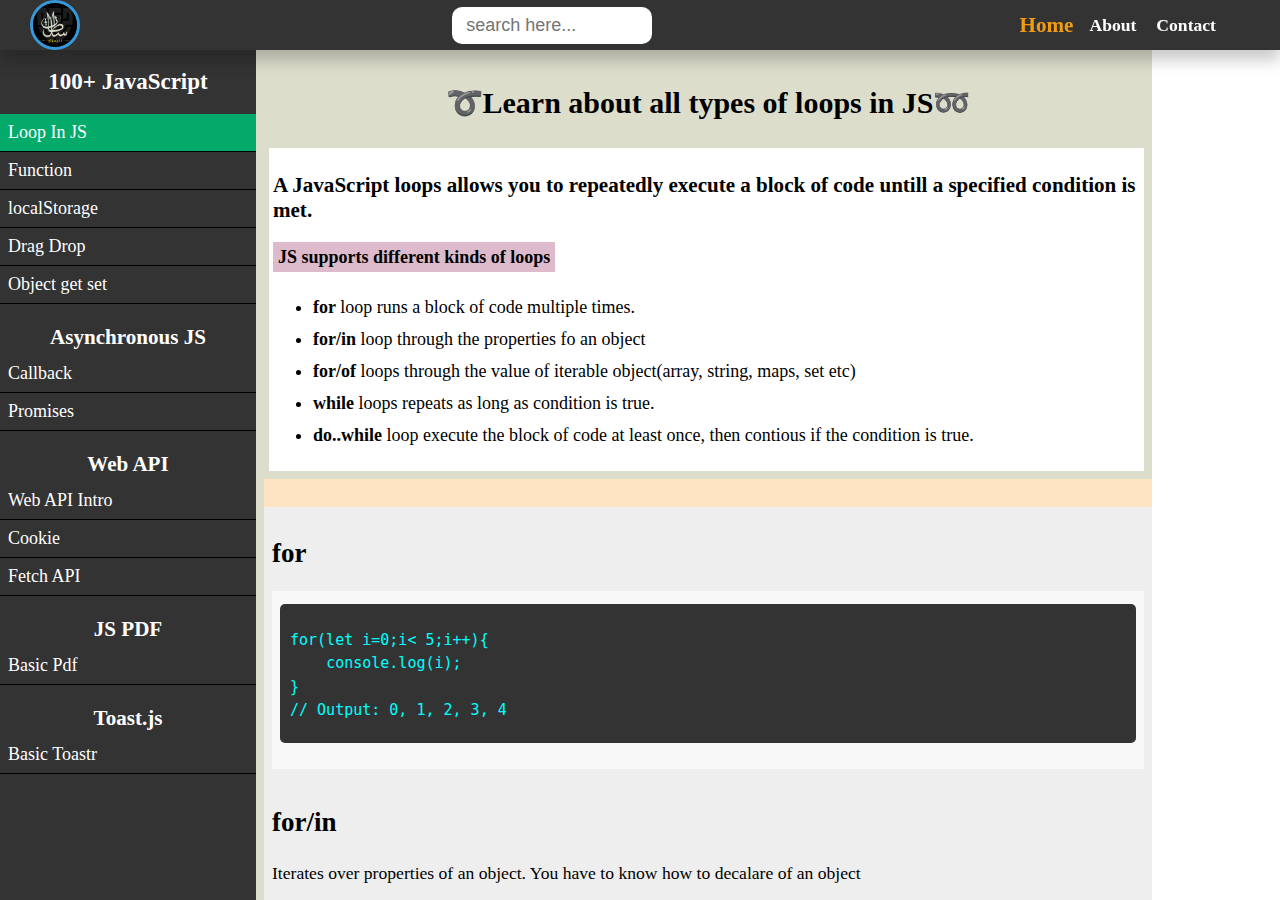
<file: index.html>
<!DOCTYPE html>
<html lang="en">

<head>
    <meta charset="UTF-8">
    <meta name="viewport" content="width=device-width, initial-scale=1.0">
    <title>Loop in JS</title>
    <link rel="stylesheet" href="style.css">
    <style>
       

    </style>

</head>

<body>
    <div class="nav">
        <button class="hamberger" id="aside" onclick="showCol25()">&#9776;</button>
        
        <div class="logo">
            <div class="mylogo">
                <img src="images/mylogo2.png" alt="">
            </div>
        </div>
        
        <div class="search">
            <input type="text" id="navsearch" placeholder="search here..." class="search" onkeyup="navsearch()">
        </div>
        <div class="navmenu">
            <a href="#" >Home</a>
            <a href="#">About</a>
            <a href="#">Contact</a>

        </div>
        <button class="hamberger" onclick="hamberger()">&#9776;</button>
    </div>





    <div class="row">

        <div class="col-25">

           
            <h2 style="text-align: center;">100+ JavaScript</h2>
            <a href="index.html" class="active">Loop In JS</a>

            <a href="function_in_Js.html">Function</a>
            <a href="localStorage.html">localStorage</a>




            <a href="built_in_drag_drop.html">Drag Drop</a>
            <a href="object_getter_setter.html">Object get set</a>
            <h3 style="padding-bottom: 0;margin-bottom:5px;text-align:center">Asynchronous JS</h3>
            <a href="call_back.html">Callback</a>
            <a href="promises.html">Promises</a>



            <h3 style="padding-bottom: 0;margin-bottom:5px;text-align:center">Web API</h3>
            <a href="web_API_intro.html" >Web API Intro</a>
            <a href="cookie.html" >Cookie</a>
            <a href="fetching_data.html" >Fetch API</a>
            
            <h3 style="padding-bottom: 0;margin-bottom:5px;text-align:center">JS PDF</h3>
            <a href="jsPdf.html" >Basic Pdf</a>
            <h3 style="padding-bottom: 0;margin-bottom:5px;text-align:center">Toast.js</h3>

            <a href="toastrJS.html">Basic Toastr</a>





        </div>


        <div class="col-75">
            <div class="projectname">
                <h1>➰Learn about all types of loops in JS➿</h1>
            </div>

            <div class="beginnerpurpose">
                <div class="condition">
                    <h3>A JavaScript loops allows you to repeatedly execute a block of code untill a specified condition
                        is met.</h3>

                    <strong style="background-color: #dbc;padding:5px;">JS supports different kinds of loops</strong>

                    <ul>
                        <li><strong>for </strong>loop runs a block of code multiple times.</li>
                        <li><strong>for/in </strong>loop through the properties fo an object</li>
                        <li><strong>for/of </strong>loops through the value of iterable object(array, string, maps, set
                            etc)</li>
                        <li><strong>while </strong>loops repeats as long as condition is true.</li>
                        <li><strong>do..while </strong>loop execute the block of code at least once, then contious if
                            the condition is true.</li>

                    </ul>
                </div>
            </div>

            <div class="showcontent">


            </div>





            <div class="jscode snipet">
                <h2>for</h2>
                <div class="jscontainer">
                    <div class="js">
                        <pre>
<code>
for(let i=0;i< 5;i++){
    console.log(i);
}
// Output: 0, 1, 2, 3, 4
</code>
</pre>


                    </div>
                </div>
            </div>


            <div class="jscode snipet">
                <h2>for/in</h2>
                <p>Iterates over properties of an object. You have to know how to decalare of an object</p>
                <div class="jscontainer">
                    <div class="js">
                        <pre>
<code>
const obj={a:1,b:2,c:3};
for(let x in obj){
    console.log(x, obj[x]);
}
// Output: a 1, b 2, c 3
</code>
</pre>


                    </div>
                </div>
            </div>



            <div class="jscode snipet">
                <h2>for/of</h2>
                <p>works with iterable object like array, string.</p>

                <div class="jscontainer">
                    <div class="js">
                        <pre>
<code>
const arr=[1,2,3];
for(let x of arr){
    console.log(x);
}
// Output: 1, 2, 3
</code>
</pre>


                    </div>
                </div>
            </div>



            <div class="Application">
                <h1>🌐Application🈸</h1>
            </div>






            <div class="beginnersection" id="beginner">
                <section>
                    <h2>Dynamic Content Generation</h2>
                    <p>Loops help generate HTML content dynamically, like creating table rows or list items based on
                        data fetched from an API.</p>
                    <ul>
                        <pre>
<code>
const users = ['Alice', 'Bob', 'Charlie'];
let userList = '';
for (let user of users) {
    userList += `&lt;li&gt;${user}&lt;/li&gt;`;
}
document.getElementById('user-list').innerHTML = userList;
</code>
</pre>
                    </ul>
                </section>


                

                <section>
                    <h2>Form Validation</h2>
                    <ul>
                        <pre>
<code>
const fields = document.querySelectorAll('input');
for (let field of fields) {
    if (!field.value) {
        alert(`${field.name} is required`);
    }
}   
</code>
</pre>
                    </ul>
                </section>


                <section>
                    <h2>API Data Handling</h2>
                    <p>After fetching data from an API, loops are used to proccess and display this data</p>
                    <ul>
                        <pre>
<code>
fetch('https://api.example.com/users')
.then(response => response.json())
.then(users => {
    for (let user of users) {
        console.log(user.name);
    }
});
</code>
</pre>
                    </ul>
                </section>



            </div>

        </div>


    </div>





    <script src="index.js">
    </script>

    <script>
        
    </script>


</body>

</html>
</file>
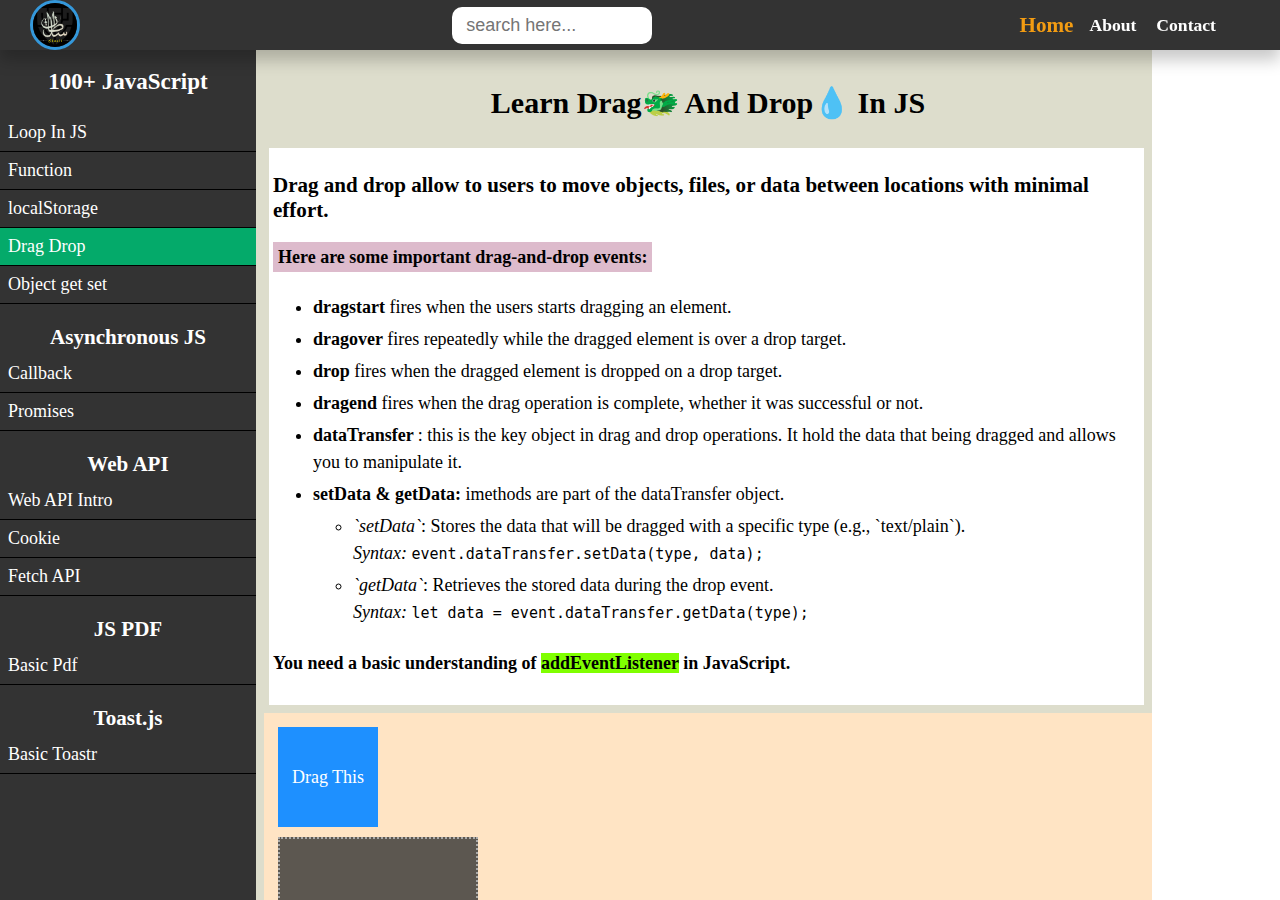
<file: built_in_drag_drop.html>
<!DOCTYPE html>
<html lang="en">

<head>
    <meta charset="UTF-8">
    <meta name="viewport" content="width=device-width, initial-scale=1.0">
    <title>Loop in JS</title>
    <link rel="stylesheet" href="style.css">
    <style>
        .drag {
            height: 100px;
            width: 100px;
            background-color: dodgerblue;
            color: white;
            cursor: move;
            margin-bottom: 10px;
            line-height: 100px;
            text-align: center;
        }

        .drop {
            height: 200px;
            width: 200px;
            background-color: #333333cc;
            color: white;
            display: flex;
            flex-direction: column;
            align-items: center;
            justify-content: center;
            border: 2px dotted #aaa;
        }
    </style>

</head>

<body>
    <div class="nav">
        <button class="hamberger" id="aside" onclick="showCol25()">&#9776;</button>
        
        <div class="logo">
            <div class="mylogo">
                <img src="images/mylogo2.png" alt="">
            </div>
        </div>
        
        <div class="search">
            <input type="text" id="navsearch" placeholder="search here..." class="search" onkeyup="navsearch()">
        </div>
        <div class="navmenu">
            <a href="#">Home</a>
            <a href="#">About</a>
            <a href="#">Contact</a>

        </div>
        <button class="hamberger" onclick="hamberger()">&#9776;</button>
    </div>





    <div class="row">

        <div class="col-25">

           
            <h2 style="text-align: center;">100+ JavaScript</h2>
            <a href="index.html">Loop In JS</a>

            <a href="function_in_Js.html">Function</a>
            <a href="localStorage.html">localStorage</a>




            <a href="built_in_drag_drop.html" class="active">Drag Drop</a>
            <a href="object_getter_setter.html">Object get set</a>
            <h3 style="padding-bottom: 0;margin-bottom:5px;text-align:center">Asynchronous JS</h3>
            <a href="call_back.html">Callback</a>
            <a href="promises.html">Promises</a>



            <h3 style="padding-bottom: 0;margin-bottom:5px;text-align:center">Web API</h3>
            <a href="web_API_intro.html" >Web API Intro</a>
            <a href="cookie.html" >Cookie</a>
            <a href="fetching_data.html" >Fetch API</a>
            
            <h3 style="padding-bottom: 0;margin-bottom:5px;text-align:center">JS PDF</h3>
            <a href="jsPdf.html">Basic Pdf</a>
            <h3 style="padding-bottom: 0;margin-bottom:5px;text-align:center">Toast.js</h3>

            <a href="toastrJS.html">Basic Toastr</a>




        </div>


        <div class="col-75">
            <div class="projectname">
                <h1>Learn Drag🐲 And Drop💧 In JS</h1>
            </div>

            <div class="beginnerpurpose">
                <div class="condition">
                    <h3>Drag and drop allow to users to move objects, files, or data between locations with minimal
                        effort.</h3>

                    <strong style="background-color: #dbc;padding:5px;">Here are some important drag-and-drop
                        events:</strong>

                    <ul>
                        <li><strong>dragstart </strong>fires when the users starts dragging an element.</li>
                        <li><strong>dragover </strong>fires repeatedly while the dragged element is over a drop target.
                        </li>
                        <li><strong>drop </strong>fires when the dragged element is dropped on a drop target.</li>
                        <li><strong>dragend </strong>fires when the drag operation is complete, whether it was
                            successful or not.</li>

                        <li><strong>dataTransfer </strong>: this is the key object in drag and drop operations. It hold
                            the data that being dragged and allows you to manipulate it.</li>


                        <li><strong>setData & getData: </strong>imethods are part of the dataTransfer object.
                            <ul>
                                <li><i>`setData`</i>: Stores the data that will be dragged with a specific type (e.g.,
                                    `text/plain`).<br>
                                    <i>Syntax:</i> <code>event.dataTransfer.setData(type, data);</code>
                                </li>
                                <li><i>`getData`</i>: Retrieves the stored data during the drop event.<br>
                                    <i>Syntax:</i> <code>let data = event.dataTransfer.getData(type);</code>
                                </li>
                            </ul>
                        </li>



                    </ul>

                    <h4>You need a basic understanding of <span
                            style="background-color: rgb(128, 255, 0);">addEventListener</span> in JavaScript.</h4>
                </div>
            </div>

            <div class="showcontent">
                <div class="drag" draggable="true">Drag This</div>
                <div class="drop">Drop Here</div>


            </div>





            <div class="jscode snipet">
                <h2>dragstart</h2>
                <div class="jscontainer">
                    <div class="js">
                        <pre>
<code>
let drag=document.querySelector(".drag");
let drop=document.querySelector(".drop");

drag.addEventListener("dragstart",function(event){
    //console.log(event);
    //console.log(event.target.className);
    event.dataTransfer.setData("text/plain",event.target.className);
})
</code>
</pre>


                    </div>
                </div>
            </div>


            <div class="jscode snipet">
                <h2>dragover</h2>
                <p>dragover event: This event fires whenever an element or text selection is being dragged over a valid
                    drop target (an element with a drop event listener). By default, most elements are not valid drop
                    targets.

                    event.preventDefault(): By default, the browser does not allow dropping items unless you
                    specifically allow it. Calling event.preventDefault() in the dragover event listener tells the
                    browser that the element can accept a drop, making it a valid drop target.</p>

                <div class="jscontainer">
                    <div class="js">
                        <pre>
<code>
let drag=document.querySelector(".drag");
let drop=document.querySelector(".drop");
drop.addEventListener("dragover",function(event){
    event.preventDefault();

})
</code>
</pre>


                    </div>
                </div>
            </div>



            <div class="jscode snipet">
                <h2>drop</h2>


                <div class="jscontainer">
                    <div class="js">
                        <pre>
<code>
let drag=document.querySelector(".drag");
let drop=document.querySelector(".drop");
drop.addEventListener("drop",function(event){
    //console.log(event.dataTransfer);
    let data=event.dataTransfer.getData("text");
    console.log(data);

    let content=document.querySelector("."+data);

    drop.appendChild(content);
    drop.style.backgroundColor="#dddd";
    drop.style.color="black";
})
</code>
</pre>


                    </div>
                </div>
            </div>



            <div class="Application">
                <h1>🌐Application🈸</h1>
            </div>






            <div class="beginnersection" id="beginner">
                <section>
                    <h2>File Upload Interfaces</h2>
                    <p>Example: Google Drive, Dropbox.</p>
                    <ul>
                        <li>User can drag fiiles from their computer and drop them int o a desingnated are to upload
                            files.</li>
                    </ul>
                </section>




                <section>
                    <h2>E-commerce Shopping Carts</h2>
                    <ul>
                        <li>Users can drag items into a Shopping cart or whshlist.</li>
                    </ul>
                </section>


                <section>
                    <h2> Learning Management Systems (LMS)</h2>
                    <ul>
                        <li>Teachers or students can drag and drop course materials, assignments, or quizzes into
                            different modules or folders to organize course content</li>
                    </ul>
                </section>



            </div>

        </div>


    </div>





    <script src="index.js">
    </script>

    <script>

        let drag = document.querySelector(".drag");
        let drop = document.querySelector(".drop");

        drag.addEventListener("dragstart", function (event) {
            //console.log(event);
            //console.log(event.target.className);
            event.dataTransfer.setData("text/plain", event.target.className);
        })

        drop.addEventListener("dragover", function (event) {
            event.preventDefault();

        })
        drop.addEventListener("drop", function (event) {
            //console.log(event.dataTransfer);
            let data = event.dataTransfer.getData("text");
            console.log(data);

            let content = document.querySelector("." + data);

            drop.appendChild(content);
            drop.style.backgroundColor = "#dddd";
            drop.style.color = "black";
        })

    </script>


</body>

</html>
</file>
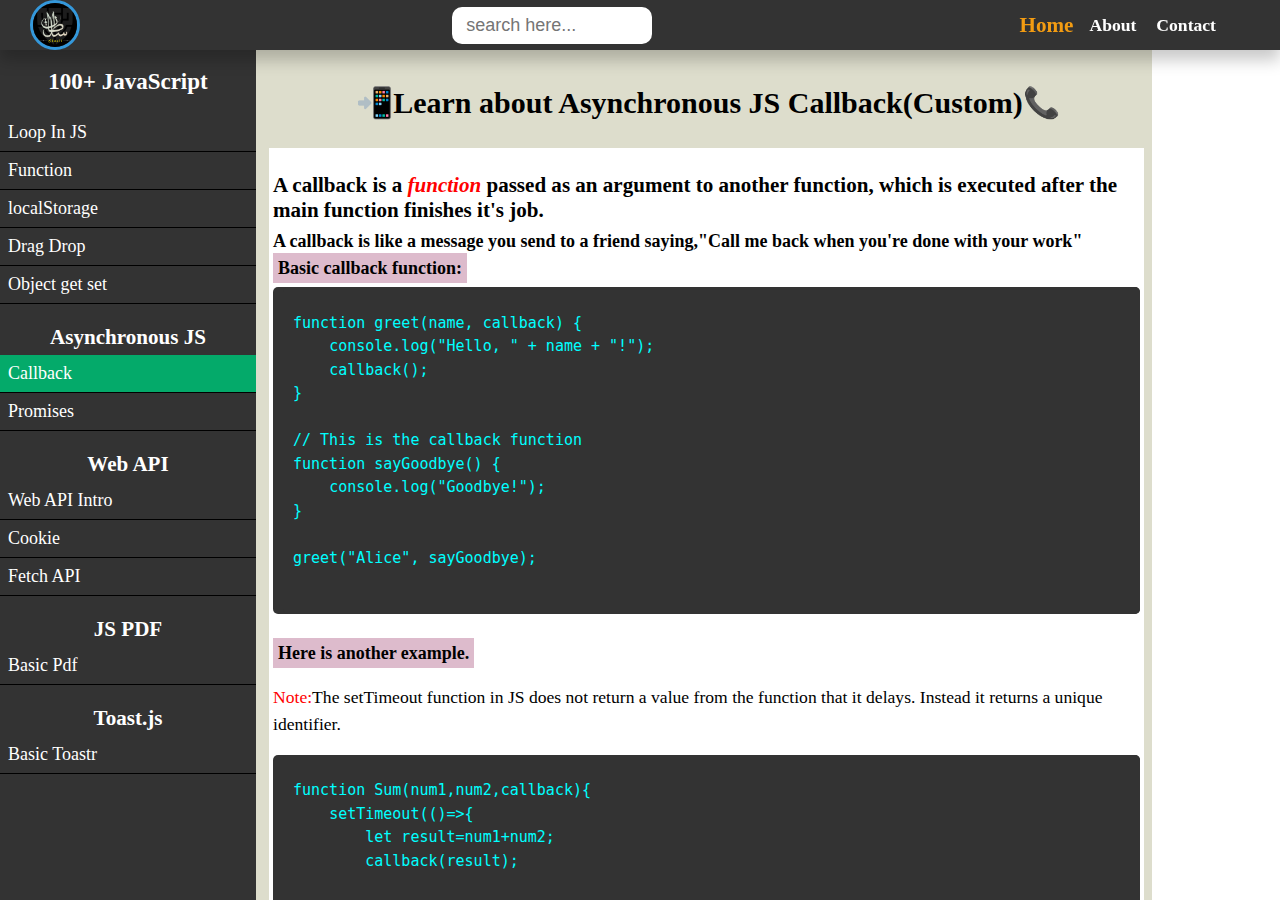
<file: call_back.html>
<!DOCTYPE html>
<html lang="en">

<head>
    <meta charset="UTF-8">
    <meta name="viewport" content="width=device-width, initial-scale=1.0">
    <title>Callback in JS</title>
    <link rel="stylesheet" href="style.css">
    <style>
        /* Reset margins for p, ul, and pre */
     
    </style>

</head>

<body>
    <div class="nav">
        <button class="hamberger" id="aside" onclick="showCol25()">&#9776;</button>
        
        <div class="logo">
            <div class="mylogo">
                <img src="images/mylogo2.png" alt="">
            </div>
        </div>
        
        <div class="search">
            <input type="text" id="navsearch" placeholder="search here..." class="search" onkeyup="navsearch()">
        </div>
        <div class="navmenu">
            <a href="#" >Home</a>
            <a href="#">About</a>
            <a href="#">Contact</a>

        </div>
        <button class="hamberger" onclick="hamberger()">&#9776;</button>
    </div>





    <div class="row">

        <div class="col-25">

            
            <h2 style="text-align: center;">100+ JavaScript</h2>
            <a href="index.html">Loop In JS</a>

            <a href="function_in_Js.html">Function</a>
            <a href="localStorage.html">localStorage</a>




            <a href="built_in_drag_drop.html">Drag Drop</a>
            <a href="object_getter_setter.html">Object get set</a>
            <h3 style="padding-bottom: 0;margin-bottom:5px;text-align:center">Asynchronous JS</h3>
            <a href="call_back.html" class="active">Callback</a>
            <a href="promises.html">Promises</a>



            <h3 style="padding-bottom: 0;margin-bottom:5px;text-align:center">Web API</h3>
            <a href="web_API_intro.html" >Web API Intro</a>
            <a href="cookie.html" >Cookie</a>
            <a href="fetching_data.html" >Fetch API</a>
            
            <h3 style="padding-bottom: 0;margin-bottom:5px;text-align:center">JS PDF</h3>
            <a href="jsPdf.html" >Basic Pdf</a>
            <h3 style="padding-bottom: 0;margin-bottom:5px;text-align:center">Toast.js</h3>

            <a href="toastrJS.html">Basic Toastr</a>





        </div>


        <div class="col-75">
            <div class="projectname">
                <h1>📲Learn about Asynchronous JS Callback(Custom)📞</h1>
            </div>

            <div class="beginnerpurpose">
                <div class="condition">
                    <h3 style="margin-bottom: 5px;">A callback is a <i style="color: red;">function</i> passed as an argument to another function, which is executed after the main function finishes it's job.</h3>
                    <strong>A callback is like a message you send to a friend saying,"Call me back when you're done with your work"</strong><br>

                    <strong style="background-color: #dbc;padding:5px;">Basic callback function:</strong>

                    <ul>
                       <pre>
                        <code>
function greet(name, callback) {
    console.log("Hello, " + name + "!");
    callback();
}

// This is the callback function
function sayGoodbye() {
    console.log("Goodbye!");
}

greet("Alice", sayGoodbye);                  
                        </code>
                       </pre>

                    </ul>
                </div>





                <div class="condition">

                    <strong style="background-color: #dbc;padding:5px;">Here is another example.</strong>
                    <p><span style="color: red;">Note:</span>The setTimeout function in JS does not return a value from the function that it delays. Instead it returns a unique identifier.</p>

                    <ul>
                       <pre>
                        <code>
function Sum(num1,num2,callback){
    setTimeout(()=>{
        let result=num1+num2;
        callback(result);

    },2000);
}

Sum(4,5,function(result){
    console.log(result);
});
                        </code>
                       </pre>

                    </ul>
                </div>




                <div class="condition">

                    <strong style="background-color: #dbc;padding:5px;">Here is another example.</strong>

                    <ul>
                       <pre>
                        <code>
function Task1(callback){
    setTimeout(()=>{
        console.log("completed task 1");
        callback();

    },2000)
}

function Task2(callback){
    setTimeout(()=>{
        console.log("completed task 2");
        callback();
    },1500);
}

function Task3(callback){
    setTimeout(()=>{
        console.log("completed task 3");
        callback();
    },3000);
}

function Task4(callback){
    setTimeout(()=>{
        console.log("completed task 4");
        callback();
    },2500);
    
}


//Here output is Asynchronus. without callback.
/*
Task1();
Task2();
Task3();
Task4();
*/

Task1(()=>{
    Task2(()=>{
        Task3(()=>{
            Task4(()=>{
                console.log("All task is completed");
            });
        });

    });
});                        
                        </code>
                       </pre>

                    </ul>
                </div>



            </div>





            





            <!-- <div class="jscode snipet">
                <h2>for</h2>
                <div class="jscontainer">
                    <div class="js">
                        <pre>
<code>
for(let i=0;i< 5;i++){
    console.log(i);
}
// Output: 0, 1, 2, 3, 4
</code>
</pre>


                    </div>
                </div>
            </div> -->




            <div class="Application">
                <h1>🌐Application🈸</h1>
            </div>






            <div class="beginnersection" id="beginner">
                <section>
                    <h2>Form Validation</h2>
                    <ul>
                        <pre>
<code>
function formValidation(data,callback){
    let isvalid=callback(data);
    if(isvalid){
        console.log("Form is Valid");
    }
    else{
        console.log("Form is Invalid");
    }

}


formValidation({age:24},function(data){
    return data.age>=18;

});

formValidation("shanto@gmail.com",function(email){
    return email.includes("@");
});
    
</code>
</pre>
                    </ul>
                </section>


                

                <section>
                    <h2>Database Query</h2>
                    <ul>
                        <pre>
<code>
function fetchDataFromDatabase(query, callback) {
    // Simulate a database call
    setTimeout(() => {
        let data = { id: 1, name: 'Shanto Doe' }; // Example data
        callback(data);
    }, 1000);
}

// Custom callback to handle the data
fetchDataFromDatabase('SELECT * FROM users', function(data) {
    console.log('User name:', data.name);
});

fetchDataFromDatabase('SELECT * FROM users', function(data) {
    console.log('User ID:', data.id);
});
    
</code>
</pre>
                    </ul>
                </section>




            </div>

        </div>


    </div>

    





    <script src="index.js">

    </script>
    





    <script>
       
        
        
    </script>


</body>

</html>
</file>
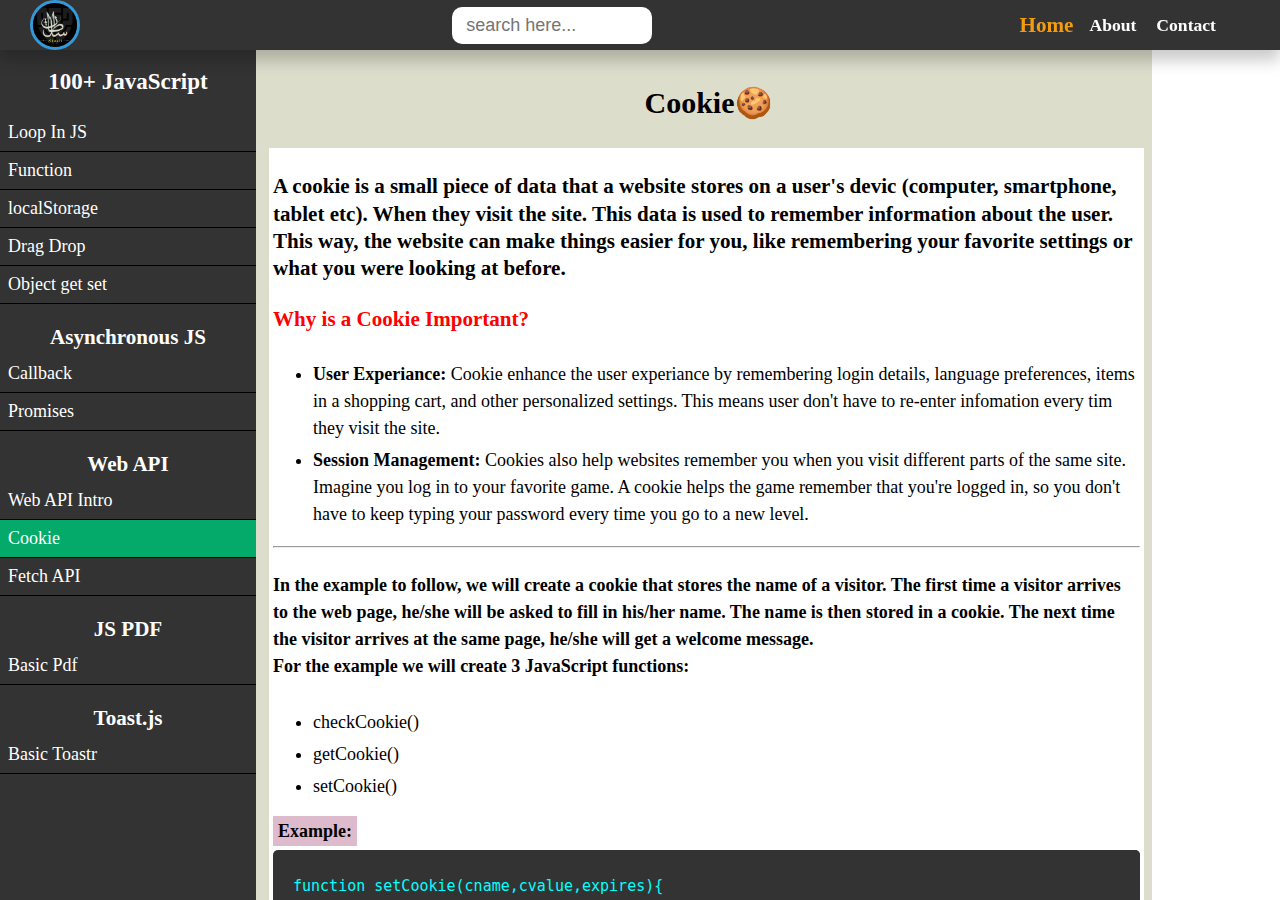
<file: cookie.html>
<!DOCTYPE html>
<html lang="en">

<head>
    <meta charset="UTF-8">
    <meta name="viewport" content="width=device-width, initial-scale=1.0">
    <title>Cookie</title>
    <link rel="stylesheet" href="style.css">
    <style>
        /* Reset margins for p, ul, and pre */
    </style>

</head>

<body>
    <div class="nav">
        <button class="hamberger" id="aside" onclick="showCol25()">&#9776;</button>
        
        <div class="logo">
            <div class="mylogo">
                <img src="images/mylogo2.png" alt="">
            </div>
        </div>
        
        <div class="search">
            <input type="text" id="navsearch" placeholder="search here..." class="search" onkeyup="navsearch()">
        </div>
        <div class="navmenu">
            <a href="#">Home</a>
            <a href="#">About</a>
            <a href="#">Contact</a>

        </div>
        <button class="hamberger" onclick="hamberger()">&#9776;</button>
    </div>





    <div class="row">

        <div class="col-25">

            
            <h2 style="text-align: center;">100+ JavaScript</h2>
            <a href="index.html">Loop In JS</a>

            <a href="function_in_Js.html">Function</a>
            <a href="localStorage.html">localStorage</a>




            <a href="built_in_drag_drop.html">Drag Drop</a>
            <a href="object_getter_setter.html">Object get set</a>
            <h3 style="padding-bottom: 0;margin-bottom:5px;text-align:center">Asynchronous JS</h3>
            <a href="call_back.html">Callback</a>
            <a href="promises.html">Promises</a>



            <h3 style="padding-bottom: 0;margin-bottom:5px;text-align:center">Web API</h3>
            <a href="web_API_intro.html" >Web API Intro</a>
            <a href="cookie.html" class="active">Cookie</a>
            <a href="fetching_data.html" >Fetch API</a>
            
            <h3 style="padding-bottom: 0;margin-bottom:5px;text-align:center">JS PDF</h3>
            <a href="jsPdf.html" >Basic Pdf</a>
            <h3 style="padding-bottom: 0;margin-bottom:5px;text-align:center">Toast.js</h3>

            <a href="toastrJS.html">Basic Toastr</a>






        </div>


        <div class="col-75">
            <div class="projectname">
                <h1>Cookie🍪</h1>
            </div>

            <div class="beginnerpurpose">
                <div class="condition">
                    <h3 style="line-height: 1.3;">A cookie is a small piece of data that a website stores on a user's devic  (computer, smartphone, tablet etc). When they visit the site. This data is used to remember information about the user. This way, the website can make things easier for you, like remembering your favorite settings or what you were looking at before.</h3>

                    <h3 style="color: rgb(255, 0, 0);"> <strong>Why is a Cookie Important?</strong> </h3>
                    <ul>
                        <li><strong>User Experiance: </strong> Cookie enhance the user experiance by remembering login details, language preferences, items in a shopping cart, and other personalized settings. This means user don't have to re-enter infomation every tim they visit the site.</li>

                        <li><strong>Session Management: </strong>Cookies also help websites remember you when you visit different parts of the same site. Imagine you log in to your favorite game. A cookie helps the game remember that you're logged in, so you don't have to keep typing your password every time you go to a new level.</li>


                    </ul>
                    <hr>

                    <!-- <h3 style="color: rgb(255, 0, 0);"> <strong>How Does a Web API Works?</strong> </h3>
                    <ul>
                        <li><strong>Client Request: </strong>Your application(the client) sends a request to the API
                            server. This request includes what you want(like fetching weather data for a city)</li>

                        <li><strong>Server Response: </strong>The API server processes the request and sends back a
                            response, which includes the data or service you asked for.</li>

                        <li><strong>Use the Data: </strong> Your application receives the data and you can user it to
                            display information, perform actions or whatever you need.</li>
                    </ul> -->
                    <h4 style="line-height: 1.5;">In the example to follow, we will create a cookie that stores the name of a visitor.

                        The first time a visitor arrives to the web page, he/she will be asked to fill in his/her name. The name is then stored in a cookie.
                        
                        The next time the visitor arrives at the same page, he/she will get a welcome message.<br>
                        
                        For the example we will create 3 JavaScript functions:</h4>
                    <ul>
                        <li>checkCookie()</li>
                        <li>getCookie()</li>
                        <li>setCookie()</li>
                    </ul>
                    <strong style="background-color: #dbc;padding:5px;">Example:</strong>

                    <ul>
                        <pre>
                        <code>
function setCookie(cname,cvalue,expires){
    //const d=new Date().getTime(); 

    document.cookie=cname+"="+cvalue+";"+"max-age="+expires+";path=/";

}

function getCookie(cookiename){
    console.log(cookiename);
    let name=cookiename+"=";
    let ca=document.cookie.split(";");

    for(let i=0;i< ca.length;i++){
        let c=ca[i];

        while(c.charAt(0)==" "){
            c=c.substring(1);
        }
        if(c.indexOf(cookiename)==0){
            return c.substring(cookiename.length,c.length);
        }
    }


    return "";

    

}

function checkCookie(){
    let user=getCookie("username");
    if(user!=""){
        alert("Welcome again "+user);
    }
    else{

        //prompt() is called, it pauses the executions of the script and display a dialog box.
        let input=prompt("Eneter Username: ");

        if(input!="" && input!=null){
            setCookie("username",input,30*86400);
        }

        
    }

}

checkCookie();
                            
                        </code>
                       </pre>

                    </ul>
                </div>




            </div>






















            <!-- <div class="jscode snipet">
                <h2>for</h2>
                <div class="jscontainer">
                    <div class="js">
                        <pre>
<code>
for(let i=0;i< 5;i++){
    console.log(i);
}
// Output: 0, 1, 2, 3, 4
</code>
</pre>


                    </div>
                </div>
            </div> -->













        </div>





        <script src="index.js"></script>






        <script>

            function setCookie(cname,cvalue,expires){
                //const d=new Date().getTime(); 

                document.cookie=cname+"="+cvalue+";"+"max-age="+expires+";path=/";

            }

            function getCookie(cookiename){
                console.log(cookiename);
                let name=cookiename+"=";
                let ca=document.cookie.split(";");

                for(let i=0;i<ca.length;i++){
                    let c=ca[i];

                    while(c.charAt(0)==" "){
                        c=c.substring(1);
                    }
                    if(c.indexOf(cookiename)==0){
                        return c.substring(cookiename.length,c.length);
                    }
                }


                return "";

                

            }

            function checkCookie(){
                let user=getCookie("username");
                if(user!=""){
                    alert("Welcome again "+user);
                }
                else{

                    //prompt() is called, it pauses the executions of the script and display a dialog box.
                    let input=prompt("Eneter Username: ");

                    if(input!="" && input!=null){
                        setCookie("username",input,30*86400);
                    }

                    
                }

            }

            checkCookie();
            
            



        



        </script>


</body>

</html>
</file>
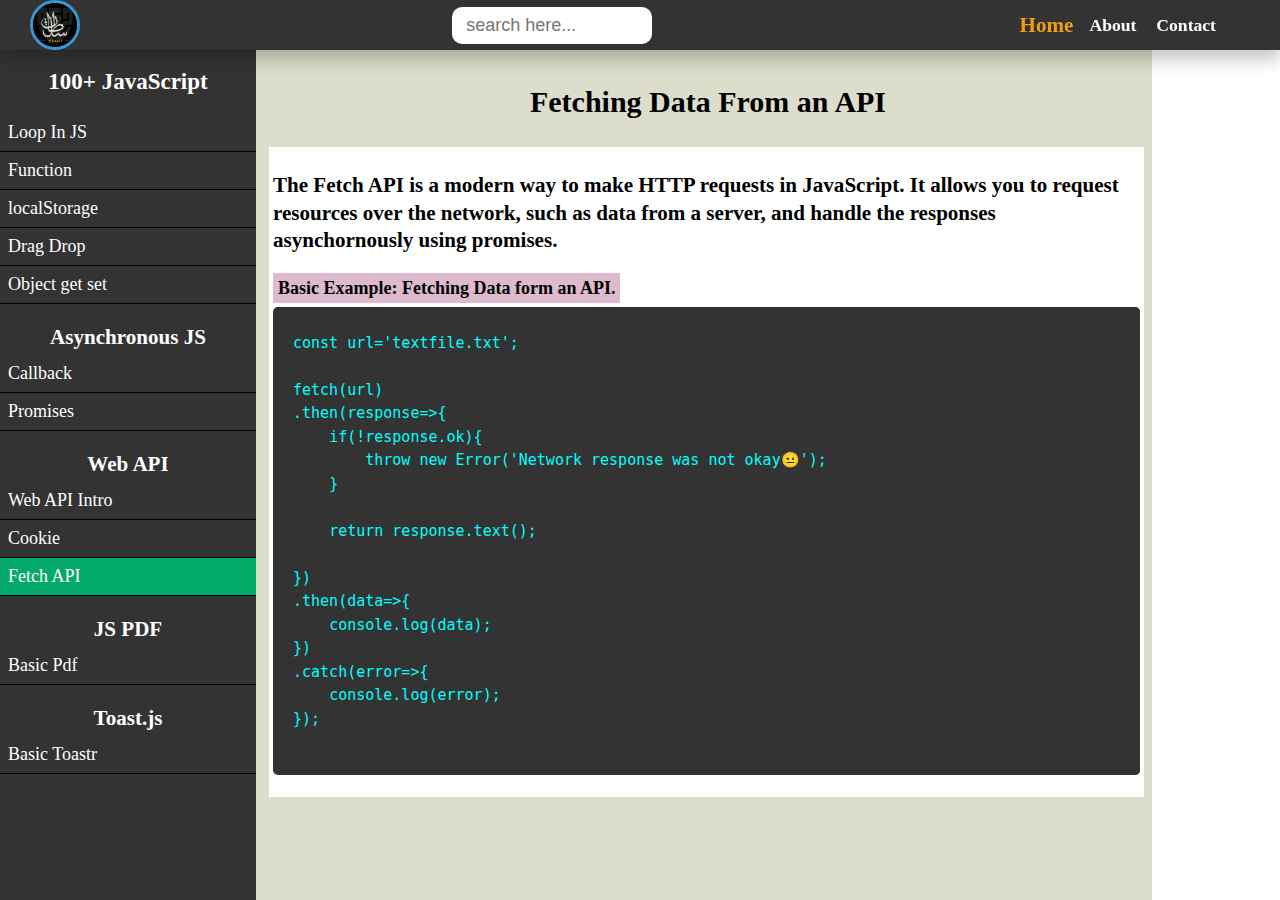
<file: fetching_data.html>
<!DOCTYPE html>
<html lang="en">

<head>
    <meta charset="UTF-8">
    <meta name="viewport" content="width=device-width, initial-scale=1.0">
    <title>Fetch API</title>
    <link rel="stylesheet" href="style.css">
    <style>
        /* Reset margins for p, ul, and pre */
    </style>

</head>

<body>
    <div class="nav">
        <button class="hamberger" id="aside" onclick="showCol25()">&#9776;</button>
        
        <div class="logo">
            <div class="mylogo">
                <img src="images/mylogo2.png" alt="">
            </div>
        </div>
        
        <div class="search">
            <input type="text" id="navsearch" placeholder="search here..." class="search" onkeyup="navsearch()">
        </div>
        <div class="navmenu">
            <a href="#">Home</a>
            <a href="#">About</a>
            <a href="#">Contact</a>

        </div>
        <button class="hamberger" onclick="hamberger()">&#9776;</button>
    </div>





    <div class="row">

        <div class="col-25">

            
            <h2 style="text-align: center;">100+ JavaScript</h2>
            <a href="index.html">Loop In JS</a>

            <a href="function_in_Js.html">Function</a>
            <a href="localStorage.html">localStorage</a>




            <a href="built_in_drag_drop.html">Drag Drop</a>
            <a href="object_getter_setter.html">Object get set</a>
            <h3 style="padding-bottom: 0;margin-bottom:5px;text-align:center">Asynchronous JS</h3>
            <a href="call_back.html">Callback</a>
            <a href="promises.html">Promises</a>



            <h3 style="padding-bottom: 0;margin-bottom:5px;text-align:center">Web API</h3>
            <a href="web_API_intro.html" >Web API Intro</a>
            <a href="cookie.html" >Cookie</a>
            <a href="fetching_data.html" class="active" >Fetch API</a>
            
            <h3 style="padding-bottom: 0;margin-bottom:5px;text-align:center">JS PDF</h3>
            <a href="jsPdf.html" >Basic Pdf</a>
            <h3 style="padding-bottom: 0;margin-bottom:5px;text-align:center">Toast.js</h3>

            <a href="toastrJS.html">Basic Toastr</a>






        </div>


        <div class="col-75">
            <div class="projectname">
                <h1>Fetching Data From an API</h1>
            </div>

            <div class="beginnerpurpose">
                <div class="condition">
                    <h3 style="line-height: 1.3;">The Fetch API is a modern way to make HTTP requests in JavaScript. It allows you to request resources over the network, such as data from a server, and handle the responses asynchornously using promises.</h3>

                   

                    
                    <strong style="background-color: #dbc;padding:5px;">Basic Example: Fetching Data form an API.</strong>

                    <ul>
                        <pre>
                        <code>
const url='textfile.txt';

fetch(url)
.then(response=>{
    if(!response.ok){
        throw new Error('Network response was not okay😐');
    }
    
    return response.text();
    
})
.then(data=>{
    console.log(data);
})
.catch(error=>{
    console.log(error);
});
                        </code>
                       </pre>

                    </ul>
                </div>




            </div>






















            <!-- <div class="jscode snipet">
                <h2>for</h2>
                <div class="jscontainer">
                    <div class="js">
                        <pre>
<code>
for(let i=0;i< 5;i++){
    console.log(i);
}
// Output: 0, 1, 2, 3, 4
</code>
</pre>


                    </div>
                </div>
            </div> -->













        </div>





        <script src="index.js"></script>

           

            






        <script>

            const url='textfile.tx';
            //console.log(fetch(url));
            l

            fetch(url)
            .then(res=>{
                if(res.ok){
                    console.log("Successful");
                    return res.json();
                }
                else{
                    console.log("Unsuccessful");
                   throw new Error('Network response was not okay😐');
                }

            })
            .then(data=>{
                console.log(data);
            })
            .catch(error=>{
                console.log(error);
            });


            

        </script>


</body>

</html>
</file>
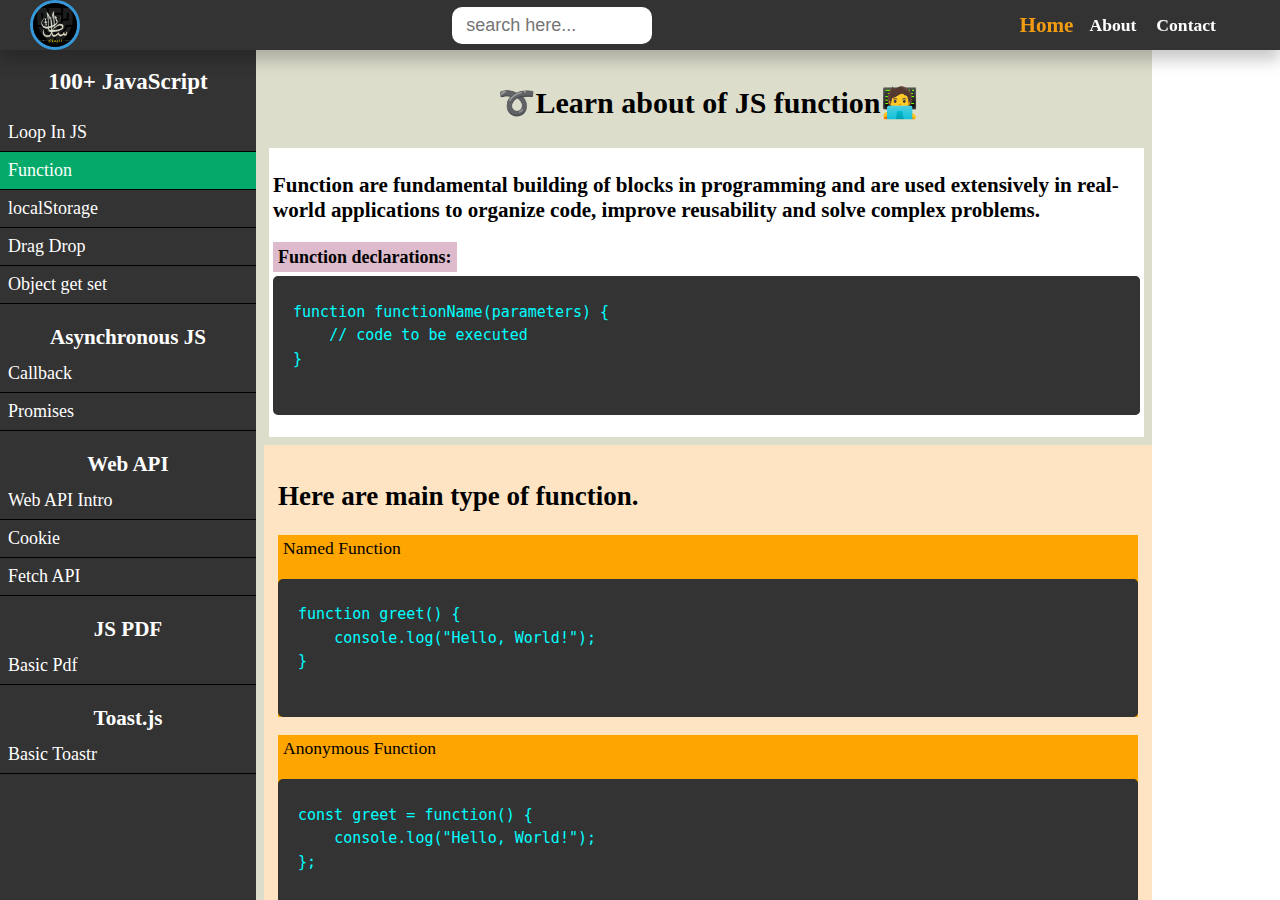
<file: function_in_Js.html>
<!DOCTYPE html>
<html lang="en">

<head>
    <meta charset="UTF-8">
    <meta name="viewport" content="width=device-width, initial-scale=1.0">
    <title>Function in JS</title>
    <link rel="stylesheet" href="style.css">
    <style>
        /* Reset margins for p, ul, and pre */
       

        /* Add custom spacing if needed */
        .sampling{
            background-color: orange
            
        }
        .sampling p{
            padding-left: 5px;
        }

        ul {
            padding-left: 10px;
            background-color: #333;
            color: rgba(6, 249, 50, 0.961);
            margin-top: 5px;
        }
    </style>

</head>

<body>
    <div class="nav">
        <button class="hamberger" id="aside" onclick="showCol25()">&#9776;</button>
        
        <div class="logo">
            <div class="mylogo">
                <img src="images/mylogo2.png" alt="">
            </div>
        </div>
        
        <div class="search">
            <input type="text" id="navsearch" placeholder="search here..." class="search" onkeyup="navsearch()">
        </div>
        <div class="navmenu">
            <a href="#" >Home</a>
            <a href="#">About</a>
            <a href="#">Contact</a>

        </div>
        <button class="hamberger" onclick="hamberger()">&#9776;</button>
    </div>





    <div class="row">

        <div class="col-25">

            
            <h2 style="text-align: center;">100+ JavaScript</h2>
            <a href="index.html">Loop In JS</a>

            <a href="function_in_Js.html" class="active">Function</a>
            <a href="localStorage.html">localStorage</a>




            <a href="built_in_drag_drop.html">Drag Drop</a>
            <a href="object_getter_setter.html">Object get set</a>
            <h3 style="padding-bottom: 0;margin-bottom:5px;text-align:center">Asynchronous JS</h3>
            <a href="call_back.html">Callback</a>
            <a href="promises.html">Promises</a>



            <h3 style="padding-bottom: 0;margin-bottom:5px;text-align:center">Web API</h3>
            <a href="web_API_intro.html" >Web API Intro</a>
            <a href="cookie.html" >Cookie</a>
            <a href="fetching_data.html" >Fetch API</a>
            
            <h3 style="padding-bottom: 0;margin-bottom:5px;text-align:center">JS PDF</h3>
            <a href="jsPdf.html" >Basic Pdf</a>
            <h3 style="padding-bottom: 0;margin-bottom:5px;text-align:center">Toast.js</h3>

            <a href="toastrJS.html">Basic Toastr</a>





        </div>


        <div class="col-75">
            <div class="projectname">
                <h1>➰Learn about of JS function🧑‍💻</h1>
            </div>

            <div class="beginnerpurpose">
                <div class="condition">
                    <h3>Function are fundamental building of blocks in programming and are used extensively in real-world applications to organize code, improve reusability and solve complex problems.</h3>

                    <strong style="background-color: #dbc;padding:5px;">Function declarations:</strong>

                    <ul>
                       <pre>
                        <code>
function functionName(parameters) {
    // code to be executed
}  
                        </code>
                       </pre>

                    </ul>
                </div>
            </div>

            <div class="showcontent">
                <h2>Here are main type of function.</h2>

                <div class="sampling">
                    <p>Named Function</p>

                    <ul>
                        <pre>
                         <code>
function greet() {
    console.log("Hello, World!");
}
                         </code>
                        </pre>
                     </ul>
                </div>


                <div class="sampling">
                    <p>Anonymous Function</p>

                    <ul>
                        <pre>
                         <code>
const greet = function() {
    console.log("Hello, World!");
};
                         </code>
                        </pre>
                     </ul>
                </div>



                <div class="sampling">
                    <p>Arrow Function</p>

                    <ul>
                        <pre>
                         <code>
const greet = () => {
    console.log("Hello, World!");
};

console.log(greet());
                         </code>
                        </pre>
                     </ul>
                </div>




                <div class="sampling">
                    <p>Self_Invoking Function</p>

                    <ul>
                        <pre>
                         <code>
(()=>{
    console.log("Hello Shanto");
})();
                         </code>
                        </pre>
                     </ul>
                </div>




                <div class="sampling">
                    <p>Contructor Function</p>

                    <ul>
                        <pre>
                         <code>
function Person(name,age){
    this.name=name;
    this.age=age;
}

const Me=new Person("shanto",23);
console.log(Me.name+" "+Me.age);
</code>
                        </pre>
                     </ul>
                </div>



                <div class="sampling">
                    <p><strong>Async Function:</strong> A function that allows the use the <strong><i>await</i></strong> to pause execution untill a promise is resolved.</p>

                    <ul>
                        <pre>
                         <code>
async function fetchData() {
    const response = await fetch('url');
    const data = await response.json();
    console.log(data);
}                            
</code>
                        </pre>
                     </ul>
                </div>








            </div>















            <!-- <div class="jscode snipet">
                <h2>for</h2>
                <div class="jscontainer">
                    <div class="js">
                        <pre>
<code>
for(let i=0;i< 5;i++){
    console.log(i);
}
// Output: 0, 1, 2, 3, 4
</code>
</pre>


                    </div>
                </div>
            </div> -->




            <div class="Application">
                <h1>🌐Application🈸</h1>
            </div>






            <div class="beginnersection" id="beginner">
                <section>
                    <h2> Handling user input, validating forms, and processing data</h2>
                    <p>A login system that checks user credentials.</p>
                    <ul>
                        <pre>
<code>
function validateLogin(username, password) {
    // Simulate validation logic
    if (username === "admin" && password === "1234") {
        return "Login successful!";
    } else {
        return "Invalid username or password.";
    }
}

console.log(validateLogin("admin", "1234")); // Output: Login successful!
console.log(validateLogin("user", "abcd"));  // Output: Invalid username or password.
    
</code>
</pre>
                    </ul>
                </section>


                

                <section>
                    <h2>Dynamic Content Rendering</h2>
                    <p>A function that generates HTML content based on user data.</p>
                    <ul>
                        <pre>
<code>
function createUserCard(name,age){
    return`&lt;div class='user-card'&gt;
            &lt;h2&gt;${name}&lt;/h2&gt;
            &lt;p&gt;${age}&lt;/p&gt;
    &lt;/div&gt;`;
}
document.body.innerHTML=createUserCard("Shanto", 24);   
</code>
</pre>
                    </ul>
                </section>


                <section>
                    <h2>Analyzing & Tranforming Data</h2>
                    <p>A function filter out invalid data from a entires dataset.</p>
                    <ul>
                        <pre>
<code>
let numbers=[1,2,-4,5,-6,0];
let now=numbers.filter(number=>{
        console.log(number);
        return number>0;
})

console.log(numbers);
console.log(now);
</code>
</pre>
                    </ul>
                </section>





                <section>
                    <h2>Scheduling Taks</h2>
                    <p>A function that sends daily email reports.</p>
                    <ul>
                        <pre>
<code>
function sendDailyReport() {
    console.log("Daily report sent at", new Date().toLocaleTimeString());
}

setInterval(sendDailyReport, 24 * 60 * 60 * 1000); // Runs once every 24 hours
    
</code>
</pre>
                    </ul>
                </section>




                <section>
                    <h2>Handling API reuquest & response</h2>
                    <p>A function that processs a user's order and returns a confrimation.</p>
                    <ul>
                        <pre>
<code>
function processOrder(order){
    if(order.isValid){
        return{
            status:"success",
            message:"Your order has been processed.",
        };
    }
    else{
        return{
            status:"error",
            message:"Invalid order.",
        };

    }

}
const order={isValid:true,items:["Apple","orange"]};

console.log(processOrder(order));
    
</code>
</pre>
                    </ul>
                </section>


            </div>

        </div>


    </div>

    





    <script src="index.js"></script>
    





    <script>
       
        
        
    </script>


</body>

</html>
</file>
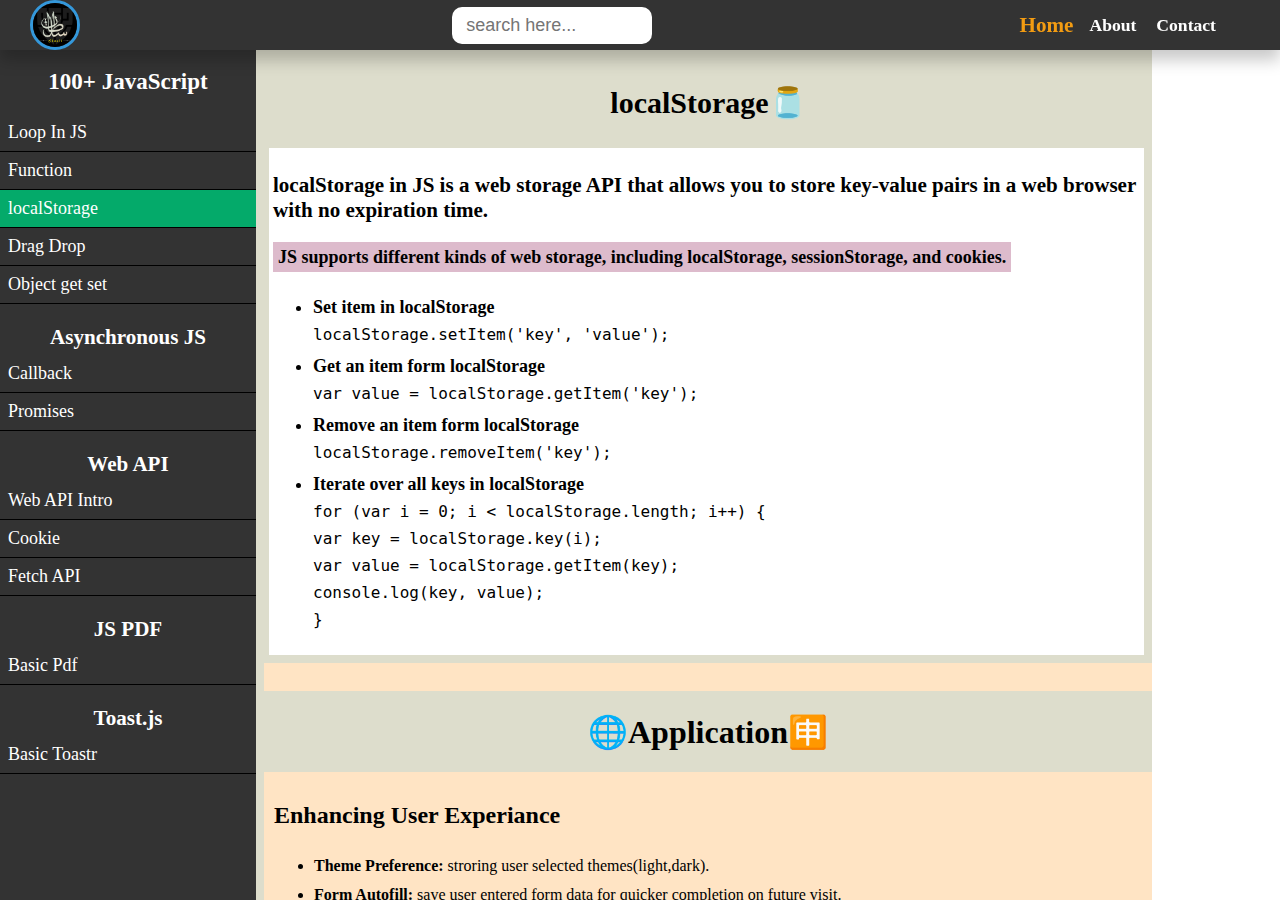
<file: localStorage.html>
<!DOCTYPE html>
<html lang="en">

<head>
    <meta charset="UTF-8">
    <meta name="viewport" content="width=device-width, initial-scale=1.0">
    <title>local storage</title>
    <link rel="stylesheet" href="style.css">
    <style>
        code{
            font-size: 16px;
        }
       

    </style>

</head>

<body>
    <div class="nav">
        <button class="hamberger" id="aside" onclick="showCol25()">&#9776;</button>
        
        <div class="logo">
            <div class="mylogo">
                <img src="images/mylogo2.png" alt="">
            </div>
        </div>
        
        <div class="search">
            <input type="text" id="navsearch" placeholder="search here..." class="search" onkeyup="navsearch()">
        </div>
        <div class="navmenu">
            <a href="#">Home</a>
            <a href="#">About</a>
            <a href="#">Contact</a>

        </div>
        <button class="hamberger" onclick="hamberger()">&#9776;</button>
    </div>





    <div class="row">

        <div class="col-25">

            
            <h2 style="text-align: center;">100+ JavaScript</h2>
            <a href="index.html">Loop In JS</a>

            <a href="function_in_Js.html">Function</a>
            <a href="localStorage.html" class="active">localStorage</a>




            <a href="built_in_drag_drop.html">Drag Drop</a>
            <a href="object_getter_setter.html">Object get set</a>
            <h3 style="padding-bottom: 0;margin-bottom:5px;text-align:center">Asynchronous JS</h3>
            <a href="call_back.html">Callback</a>
            <a href="promises.html">Promises</a>



            <h3 style="padding-bottom: 0;margin-bottom:5px;text-align:center">Web API</h3>
            <a href="web_API_intro.html" >Web API Intro</a>
            <a href="cookie.html" >Cookie</a>
            <a href="fetching_data.html" >Fetch API</a>
            
            <h3 style="padding-bottom: 0;margin-bottom:5px;text-align:center">JS PDF</h3>
            <a href="jsPdf.html">Basic Pdf</a>
            <h3 style="padding-bottom: 0;margin-bottom:5px;text-align:center">Toast.js</h3>

            <a href="toastrJS.html">Basic Toastr</a>





        </div>


        <div class="col-75">
            <div class="projectname">
                <h1>localStorage🫙</h1>
            </div>

            <div class="beginnerpurpose">
                <div class="condition">

                    <h3>localStorage in JS is a web storage API that allows you to store key-value pairs in a web browser with no expiration time.</h3>

                    <strong style="background-color: #dbc;padding:5px;">JS supports different kinds of web storage, including localStorage, sessionStorage, and cookies.</strong>

                    <ul>
                        <li><strong>Set item in localStorage</strong><br>
                        <code>localStorage.setItem('key', 'value');
                        </code></li>

                        <li><strong>Get an item form localStorage</strong><br>
                        <code>var value = localStorage.getItem('key');
                        </code></li>

                        <li><strong>Remove an item form localStorage</strong><br>
                        <code>localStorage.removeItem('key');</code></li>

                        <li><strong>Iterate over all keys in localStorage</strong><br>
                        <code>for (var i = 0; i < localStorage.length; i++) {<br>
                            var key = localStorage.key(i);<br>
                            var value = localStorage.getItem(key);<br>
                            console.log(key, value);<br>
                        }
                        </code></li>

                    </ul>
                </div>
            </div>

            <div class="showcontent">


            </div>



            <div class="Application">
                <h1>🌐Application🈸</h1>
            </div>






            <div class="beginnersection" id="beginner">
                <section>
                  <h2>Enhancing User Experiance</h2>
                    <ul>
                        <li><strong> Theme Preference: </strong>stroring user selected themes(light,dark).</li>
                        <li><strong>Form Autofill: </strong> <span>save user entered form data for quicker completion on future visit.</span></li>

                        <li><strong>Cart Management: </strong> persist shopping cart items even after closing the browser or switching devices.</li>

                        <li><strong>Game Progress: </strong> save game score etc</li>

                        <li><strong>User Settings: </strong>Remember user defined setting like font-size, language or notification.</li>


                    </ul>
                </section>


                






    <script src="index.js">
    </script>

    <script>
        
    </script>


</body>

</html>
</file>
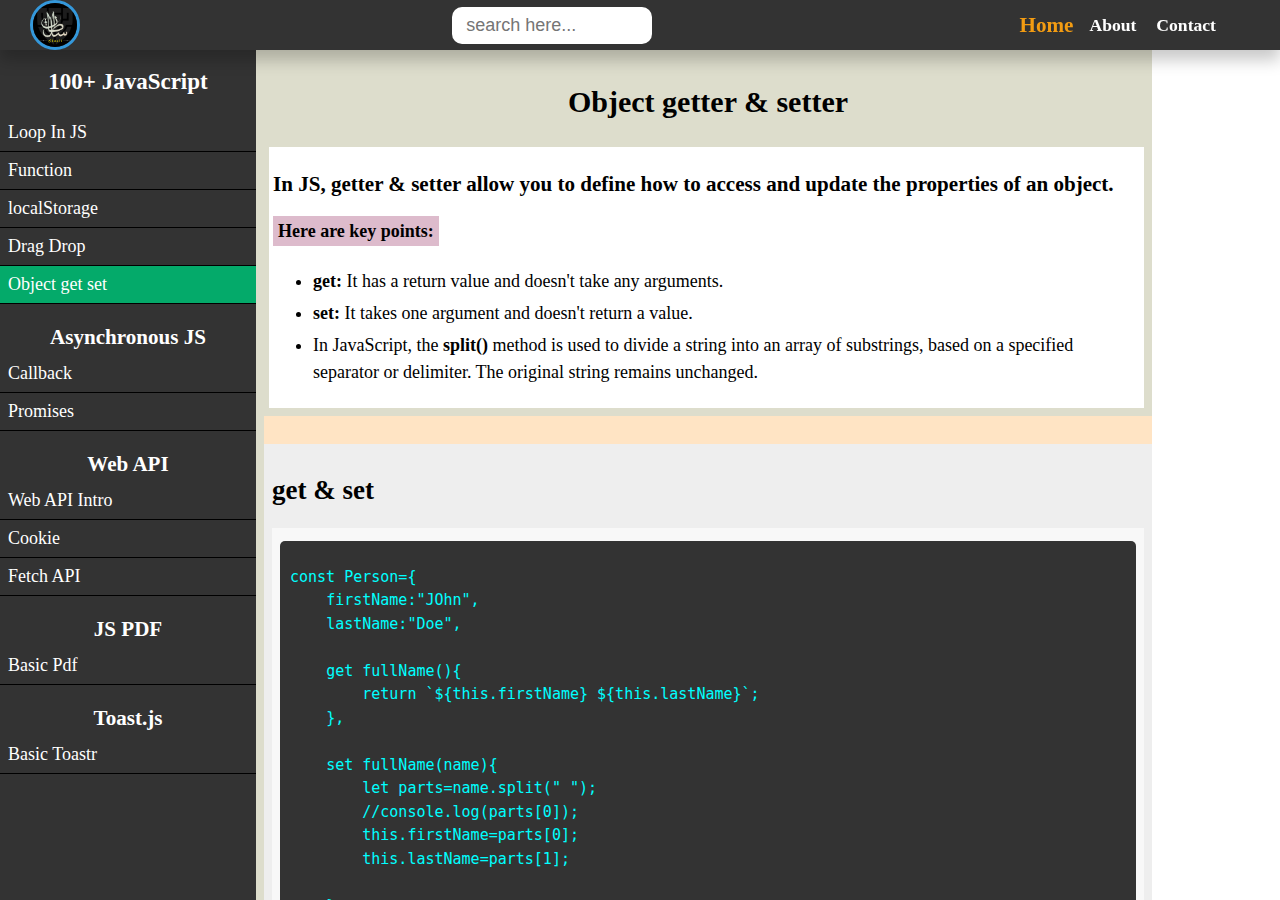
<file: object_getter_setter.html>
<!DOCTYPE html>
<html lang="en">

<head>
    <meta charset="UTF-8">
    <meta name="viewport" content="width=device-width, initial-scale=1.0">
    <title>Getter & Setter Object</title>
    <link rel="stylesheet" href="style.css">
    <style>
       

    </style>

</head>

<body>
    <div class="nav">
        <button class="hamberger" id="aside" onclick="showCol25()">&#9776;</button>
        
        <div class="logo">
            <div class="mylogo">
                <img src="images/mylogo2.png" alt="">
            </div>
        </div>
        
        <div class="search">
            <input type="text" id="navsearch" placeholder="search here..." class="search" onkeyup="navsearch()">
        </div>
        <div class="navmenu">
            <a href="#">Home</a>
            <a href="#">About</a>
            <a href="#">Contact</a>

        </div>
        <button class="hamberger" onclick="hamberger()">&#9776;</button>
    </div>





    <div class="row">

        <div class="col-25">

           
            <h2 style="text-align: center;">100+ JavaScript</h2>
            <a href="index.html">Loop In JS</a>

            <a href="function_in_Js.html">Function</a>
            <a href="localStorage.html">localStorage</a>




            <a href="built_in_drag_drop.html">Drag Drop</a>
            <a href="object_getter_setter.html" class="active">Object get set</a>
            <h3 style="padding-bottom: 0;margin-bottom:5px;text-align:center">Asynchronous JS</h3>
            <a href="call_back.html">Callback</a>
            <a href="promises.html">Promises</a>



            <h3 style="padding-bottom: 0;margin-bottom:5px;text-align:center">Web API</h3>
            <a href="web_API_intro.html" >Web API Intro</a>
            <a href="cookie.html" >Cookie</a>
            <a href="fetching_data.html" >Fetch API</a>
            
            <h3 style="padding-bottom: 0;margin-bottom:5px;text-align:center">JS PDF</h3>
            <a href="jsPdf.html" >Basic Pdf</a>
            <h3 style="padding-bottom: 0;margin-bottom:5px;text-align:center">Toast.js</h3>

            <a href="toastrJS.html">Basic Toastr</a>





        </div>


        <div class="col-75">
            <div class="projectname">
                <h1>Object getter & setter </h1>
            </div>

            <div class="beginnerpurpose">
                <div class="condition">
                   <h3>In JS, getter & setter allow you to define how to access and update the properties of an object.</h3>

                    <strong style="background-color: #dbc;padding:5px;">Here are key points:</strong>

                    <ul>
                        <li><strong>get:</strong> It has a return value and doesn't take any arguments.</li>
                        <li><strong>set:</strong> It takes one argument and doesn't return a value.</li>

                        <li>In JavaScript, the <strong>split()</strong> method is used to divide a string into an array of substrings, based on a specified separator or delimiter. The original string remains unchanged.</li>
                    </ul>
                </div>
            </div>

            <div class="showcontent">


            </div>





            <div class="jscode snipet">
                <h2>get & set</h2>
                <div class="jscontainer">
                    <div class="js">
                        <pre>
<code>
const Person={
    firstName:"JOhn",
    lastName:"Doe",

    get fullName(){
        return `${this.firstName} ${this.lastName}`;
    },

    set fullName(name){
        let parts=name.split(" ");
        //console.log(parts[0]);
        this.firstName=parts[0];
        this.lastName=parts[1];

    }
}
console.log(Person.fullName);//output:JOhn Doe
Person.fullName="Shah sultan";
console.log(Person.fullName);//output:Shah sultan
</code>
</pre>


                    </div>
                </div>
            </div>






            <div class="Application">
                <h1>🌐Application🈸</h1>
            </div>






            <div class="beginnersection" id="beginner">
                <section>
                    <h2>Custom Access Control</h2>
                    <p>A user management system that restricts access to sensitive information based on user roles.</p>
                    <ul>
                        <pre>
<code>
const user = {
    _role: 'user',
    _salary: 50000,

    get salary() {
        if (this._role === 'admin') {
            return this._salary;
        } else {
            console.error("Access denied: Only admins can view salaries");
            return null;
        }
    }
};

user._role = 'user';
console.log(user.salary); // Output: "Access denied: Only admins can view salaries"

user._role = 'admin';
console.log(user.salary); // Output: 50000
    
</code>
</pre>
                    </ul>
                </section>


                

                <section>
                    <h2>Data Validation</h2>
                    <ul>
                        <pre>
<code>
const user = {
    _age: 0,

    get age() {
        return this._age;
    },

    set age(value) {
        if (value > 0) {
            this._age = value;
        } else {
            console.error("Age must be a positive number");
        }
    }
};

user.age = 25; // Valid input
console.log(user.age); // Output: 25

user.age = -5; // Invalid input, triggers validation
// Output: "Age must be a positive number"
    
</code>
</pre>
                    </ul>
                </section>





            </div>

        </div>


    </div>





    <script src="index.js">
    </script>

    <script>
        const Person={
            firstName:"JOhn",
            lastName:"Doe",

            get fullName(){
                return `${this.firstName} ${this.lastName}`;
            },

            set fullName(name){
                let parts=name.split(" ");
                //console.log(parts[0]);
                this.firstName=parts[0];
                this.lastName=parts[1];

            }
        }
        console.log(Person.fullName);//output:JOhn Doe
        Person.fullName="Shah sultan";
        console.log(Person.fullName);//output:Shah sultan
    </script>


</body>

</html>
</file>
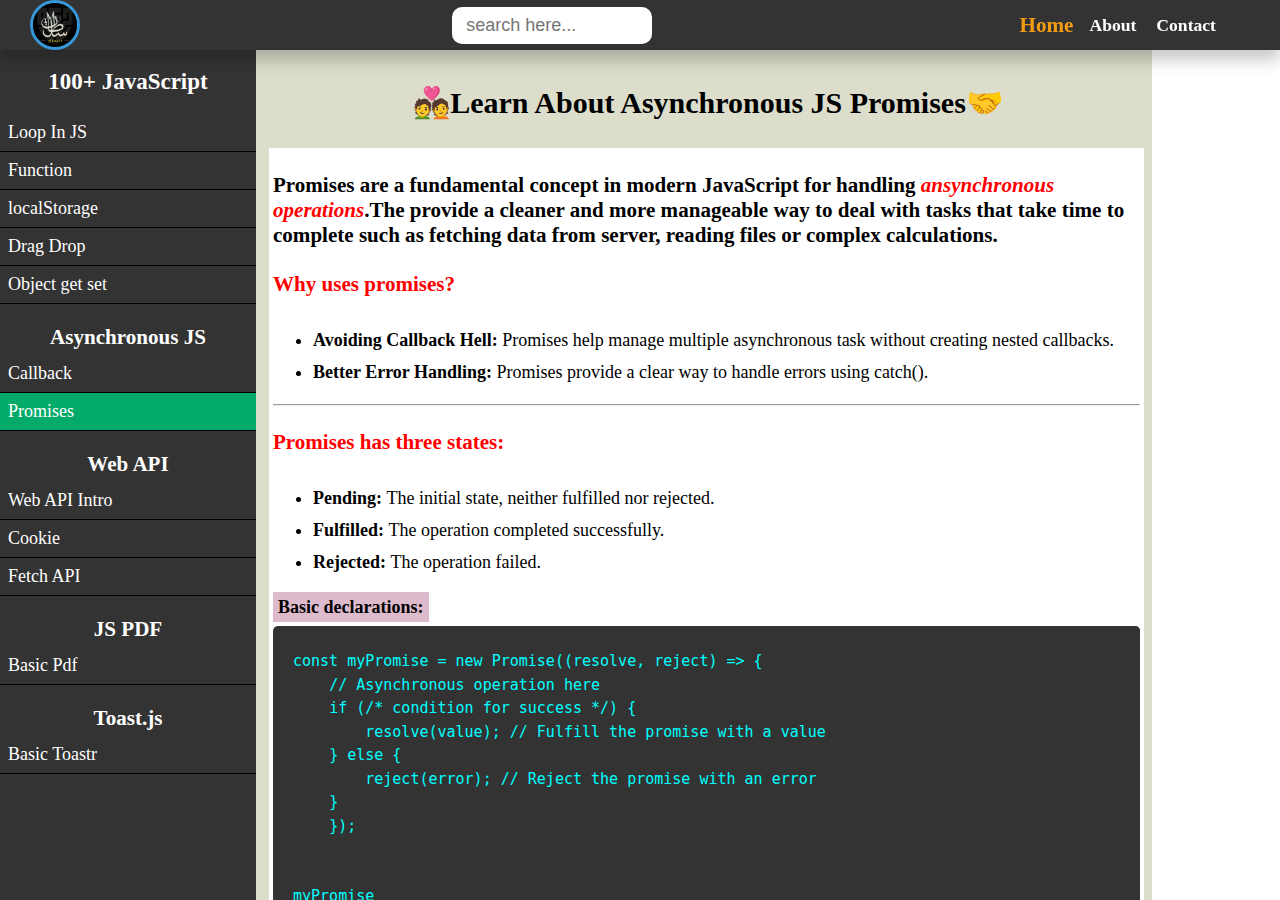
<file: promises.html>
<!DOCTYPE html>
<html lang="en">

<head>
    <meta charset="UTF-8">
    <meta name="viewport" content="width=device-width, initial-scale=1.0">
    <title>Promises</title>
    <link rel="stylesheet" href="style.css">
    <style>
        /* Reset margins for p, ul, and pre */
    
    </style>

</head>

<body>
    <div class="nav">
        <button class="hamberger" id="aside" onclick="showCol25()">&#9776;</button>
        
        <div class="logo">
            <div class="mylogo">
                <img src="images/mylogo2.png" alt="">
            </div>
        </div>
        
        <div class="search">
            <input type="text" id="navsearch" placeholder="search here..." class="search" onkeyup="navsearch()">
        </div>
        
        <div class="navmenu">
            <a href="#" >Home</a>
            <a href="#">About</a>
            <a href="#">Contact</a>

        </div>
        <button class="hamberger" onclick="hamberger()">&#9776;</button>
    </div>





    <div class="row">

        <div class="col-25">

            
            <h2 style="text-align: center;">100+ JavaScript</h2>
            <a href="index.html">Loop In JS</a>

            <a href="function_in_Js.html">Function</a>
            <a href="localStorage.html">localStorage</a>




            <a href="built_in_drag_drop.html">Drag Drop</a>
            <a href="object_getter_setter.html">Object get set</a>
            <h3 style="padding-bottom: 0;margin-bottom:5px;text-align:center">Asynchronous JS</h3>
            <a href="call_back.html">Callback</a>
            <a href="promises.html" class="active">Promises</a>



            <h3 style="padding-bottom: 0;margin-bottom:5px;text-align:center">Web API</h3>
            <a href="web_API_intro.html" >Web API Intro</a>
            <a href="cookie.html" >Cookie</a>
            <a href="fetching_data.html" >Fetch API</a>
            
            <h3 style="padding-bottom: 0;margin-bottom:5px;text-align:center">JS PDF</h3>
            <a href="jsPdf.html" >Basic Pdf</a>
            <h3 style="padding-bottom: 0;margin-bottom:5px;text-align:center">Toast.js</h3>

            <a href="toastrJS.html">Basic Toastr</a>





        </div>


        <div class="col-75">
            <div class="projectname">
                <h1>💑Learn About Asynchronous JS Promises🤝</h1>
            </div>

            <div class="beginnerpurpose">
                <div class="condition">
                    <h3>Promises are a fundamental concept in modern JavaScript for handling <i style="color: red;">ansynchronous operations</i>.The provide a cleaner and more manageable way to deal with tasks that take time to complete such as fetching data from server, reading files or complex calculations.</h3>
                    
                    <h3 style="color: rgb(255, 0, 0);"> <strong>Why uses promises?</strong> </h3>
                    <ul>
                        <li><strong>Avoiding Callback Hell: </strong>Promises help manage multiple asynchronous task without creating nested callbacks.</li>
                        
                        <li><strong>Better Error Handling: </strong>Promises provide a clear way to handle errors using catch().</li>
                        
                        
                    </ul>
                    <hr>
                    
                    <h3 style="color: rgb(255, 0, 0);"> <strong>Promises has three states:</strong> </h3>
                    <ul>
                        <li><strong>Pending: </strong>The initial state, neither fulfilled nor rejected.</li>

                        <li><strong>Fulfilled: </strong>The operation completed successfully.</li>

                        <li><strong>Rejected: </strong>The operation failed.</li>
                    </ul>

                    <strong style="background-color: #dbc;padding:5px;">Basic declarations:</strong>

                    <ul>
                       <pre>
                        <code>
const myPromise = new Promise((resolve, reject) => {
    // Asynchronous operation here
    if (/* condition for success */) {
        resolve(value); // Fulfill the promise with a value
    } else {
        reject(error); // Reject the promise with an error
    }
    });


myPromise
  .then(value => {
    // Handle successful result
    console.log(value);
  })
  .catch(error => {
    // Handle error
    console.error(error);
  });                
                        </code>
                       </pre>

                    </ul>
                </div>




                <div class="condition">
                    <h2>Here is another example</h2>
                

                    <ul>
                       <pre>
                        <code>
const myPromises=new Promise((resolve,reject)=>{

    setTimeout(()=>{
        const success=true;
        if(success){
            resolve("Data fetched successfully");
        }
        else{
            reject("Error fetching data");
        }

    },2000);

});


myPromises.then((value)=>{
    console.log(value);
}).catch((error)=>{
    console.log(error);
});          
                        </code>
                       </pre>

                    </ul>
                </div>


            </div>






















            <!-- <div class="jscode snipet">
                <h2>for</h2>
                <div class="jscontainer">
                    <div class="js">
                        <pre>
<code>
for(let i=0;i< 5;i++){
    console.log(i);
}
// Output: 0, 1, 2, 3, 4
</code>
</pre>


                    </div>
                </div>
            </div> -->




            <div class="Application">
                <h1>🌐Application🈸</h1>
            </div>






            <div class="beginnersection" id="beginner">
                <section>
                    <p>Let's say you want to fetch data from an API(like user details). The process is asynchronous, so you don't know exactly when it will complete.</p>
                    <ul>
                        <pre>
<code>
function fetchData(){
    return new Promise((resolove,reject)=>{

        setTimeout(()=>{
            const user={id:1,name:"Shanto"};
            const success=true;
            if(success){
                resolove(user);
            }
            else{
                reject("Failed to fetch data!!");
            }

        },2000);

    });
}

fetchData().then((user)=>{
    console.log(`User-Id: ${user.id} User-Name: ${user.name}`);
}).catch((error)=>{
    console.log(error);
    
});
    
</code>
</pre>
                    </ul>
                </section>


                

                <section>
                    <h2>Promises Chaining⛓️</h2>
                    <ul>
                        <pre>
<code>
function walkDog(){
    return new Promise((resolve,reject)=>{
        setTimeout(()=>{
            const walk=true;
            if(walk){
                resolve("You walk the dog🐕");
            }
            else{
                reject("you don't walk the dog");
            }

        },1500);
    });
}


function cleanKitchen(){
    return new Promise((resolve,reject)=>{
        setTimeout(()=>{
            const clean=true;
            if(clean){
                resolve("You clean the kitchen👩‍🍳");
            }
            else{
                reject("You don't clean the kitchen");
            }

        },2500);
    });
}


function takeOutTrash(){
    return new Promise((resolve,reject)=>{
        setTimeout(()=>{
            const trash=true;
            if(trash){
                resolve("You take the trash🗑️");
            }
            else{
                reject("you don't take the trash");
            }

        },1000);
    });
}

walkDog().then((value)=>{
    console.log(value);
    return cleanKitchen();
}).then((value)=>{
    console.log(value);
    return takeOutTrash();
}).then((value)=>{
    console.log(value);
}).catch((error)=>{
    console.error(error);
});
</code>
</pre>
                    </ul>
                </section>




            </div>

        </div>


    </div>

    





    <script src="index.js"></script>
    





    <script>

        function walkDog(){
            return new Promise((resolve,reject)=>{
                setTimeout(()=>{
                    const walk=true;
                    if(walk){
                        resolve("You walk the dog🐕");
                    }
                    else{
                        reject("you don't walk the dog");
                    }

                },1500);
            });
        }


        function cleanKitchen(){
            return new Promise((resolve,reject)=>{
                setTimeout(()=>{
                    const clean=true;
                    if(clean){
                        resolve("You clean the kitchen👩‍🍳");
                    }
                    else{
                        reject("You don't clean the kitchen");
                    }

                },2500);
            });
        }


        function takeOutTrash(){
            return new Promise((resolve,reject)=>{
                setTimeout(()=>{
                    const trash=true;
                    if(trash){
                        resolve("You take the trash🗑️");
                    }
                    else{
                        reject("you don't take the trash");
                    }

                },1000);
            });
        }

        walkDog().then((value)=>{
            console.log(value);
            return cleanKitchen();
        }).then((value)=>{
            console.log(value);
            return takeOutTrash();
        }).then((value)=>{
            console.log(value);
        }).catch((error)=>{
            console.error(error);
        });
      
        
        
       
        
        
    </script>


</body>

</html>
</file>
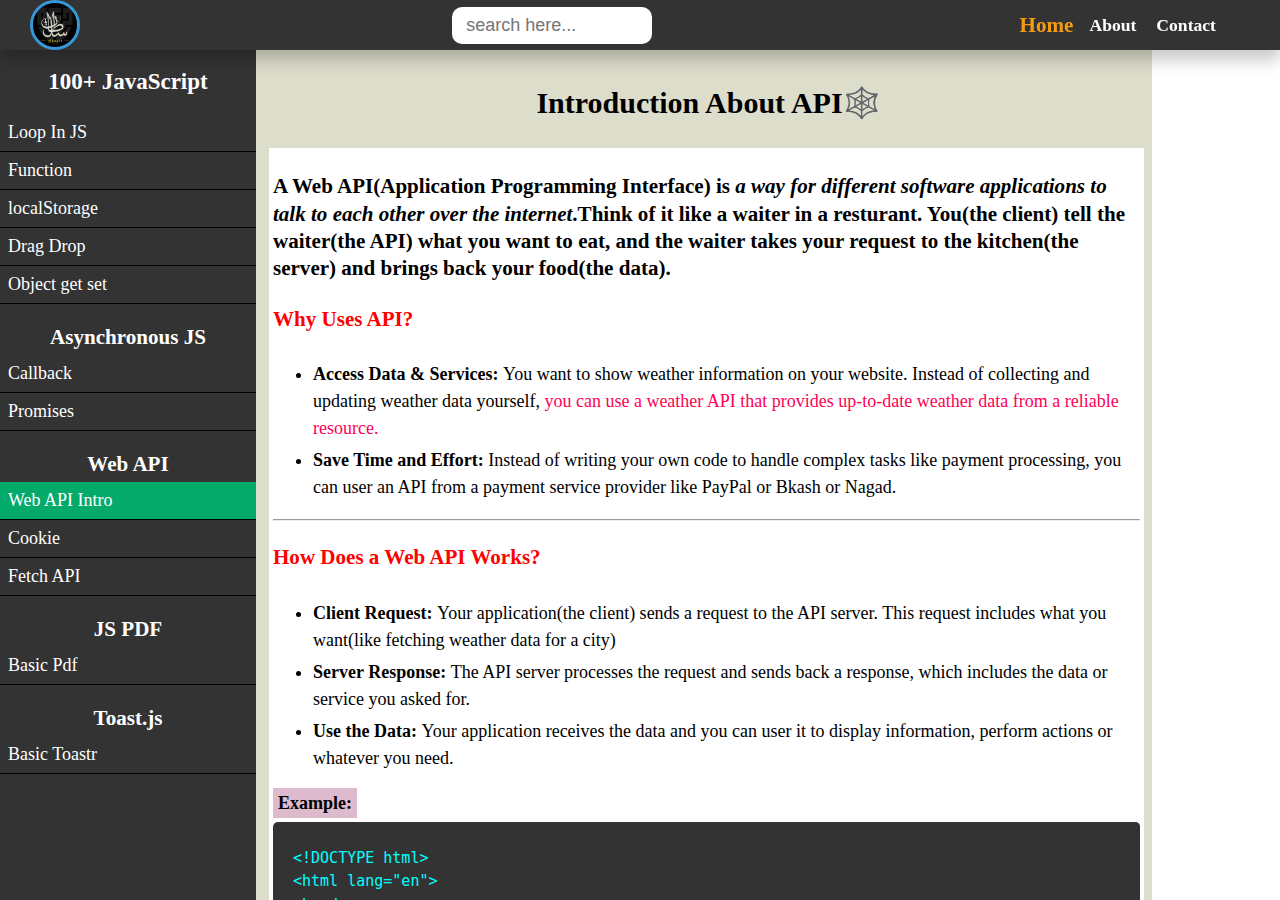
<file: web_API_intro.html>
<!DOCTYPE html>
<html lang="en">

<head>
    <meta charset="UTF-8">
    <meta name="viewport" content="width=device-width, initial-scale=1.0">
    <title>Web API Intro</title>
    <link rel="stylesheet" href="style.css">
    <style>
        /* Reset margins for p, ul, and pre */
    </style>

</head>

<body>
    <div class="nav">
        <button class="hamberger" id="aside" onclick="showCol25()">&#9776;</button>
        
        <div class="logo">
            <div class="mylogo">
                <img src="images/mylogo2.png" alt="">
            </div>
        </div>
        
        <div class="search">
            <input type="text" id="navsearch" placeholder="search here..." class="search" onkeyup="navsearch()">
        </div>
        <div class="navmenu">
            <a href="#">Home</a>
            <a href="#">About</a>
            <a href="#">Contact</a>

        </div>
        <button class="hamberger" onclick="hamberger()">&#9776;</button>
    </div>





    <div class="row">

        <div class="col-25">

            
            <h2 style="text-align: center;">100+ JavaScript</h2>
            <a href="index.html">Loop In JS</a>

            <a href="function_in_Js.html">Function</a>
            <a href="localStorage.html">localStorage</a>




            <a href="built_in_drag_drop.html">Drag Drop</a>
            <a href="object_getter_setter.html">Object get set</a>
            <h3 style="padding-bottom: 0;margin-bottom:5px;text-align:center">Asynchronous JS</h3>
            <a href="call_back.html">Callback</a>
            <a href="promises.html">Promises</a>



            <h3 style="padding-bottom: 0;margin-bottom:5px;text-align:center">Web API</h3>
            <a href="web_API_intro.html" class="active" >Web API Intro</a>
            <a href="cookie.html" >Cookie</a>
            <a href="fetching_data.html" >Fetch API</a>
            
            <h3 style="padding-bottom: 0;margin-bottom:5px;text-align:center">JS PDF</h3>
            <a href="jsPdf.html" >Basic Pdf</a>
            <h3 style="padding-bottom: 0;margin-bottom:5px;text-align:center">Toast.js</h3>

            <a href="toastrJS.html">Basic Toastr</a>






        </div>


        <div class="col-75">
            <div class="projectname">
                <h1>Introduction About API🕸️</h1>
            </div>

            <div class="beginnerpurpose">
                <div class="condition">
                    <h3 style="line-height: 1.3;">A Web API(Application Programming Interface) is <i>a way for different
                            software applications to talk to each other over the internet</i>.Think of it like a waiter
                        in a resturant. You(the client) tell the waiter(the API) what you want to eat, and the waiter
                        takes your request to the kitchen(the server) and brings back your food(the data).</h3>

                    <h3 style="color: rgb(255, 0, 0);"> <strong>Why Uses API?</strong> </h3>
                    <ul>
                        <li><strong>Access Data & Services: </strong> You want to show weather information on your
                            website. Instead of collecting and updating weather data yourself, <span
                                style="color: rgb(255, 0, 85);">you can use a weather API that provides up-to-date
                                weather data from a reliable resource.</span></li>

                        <li><strong>Save Time and Effort: </strong>Instead of writing your own code to handle complex
                            tasks like payment processing, you can user an API from a payment service provider like
                            PayPal or Bkash or Nagad.</li>


                    </ul>
                    <hr>

                    <h3 style="color: rgb(255, 0, 0);"> <strong>How Does a Web API Works?</strong> </h3>
                    <ul>
                        <li><strong>Client Request: </strong>Your application(the client) sends a request to the API
                            server. This request includes what you want(like fetching weather data for a city)</li>

                        <li><strong>Server Response: </strong>The API server processes the request and sends back a
                            response, which includes the data or service you asked for.</li>

                        <li><strong>Use the Data: </strong> Your application receives the data and you can user it to
                            display information, perform actions or whatever you need.</li>
                    </ul>

                    <strong style="background-color: #dbc;padding:5px;">Example:</strong>

                    <ul>
                        <pre>
                        <code>
&lt;!DOCTYPE html&gt;
&lt;html lang="en"&gt;
&lt;head&gt;
    &lt;meta charset="UTF-8"&gt;
    &lt;meta name="viewport" content="width=device-width, initial-scale=1.0"&gt;
    &lt;title&gt;Jokes App&lt;/title&gt;
&lt;/head&gt;
&lt;body&gt;
    &lt;h1&gt;Random Joke&lt;/h1&gt;
    &lt;button id="get-joke"&gt;Get a Joke&lt;/button&gt;
    &lt;p id="joke"&gt;&lt;/p&gt;

    &lt;script &gt;
        document.getElementById('get-joke').addEventListener('click', function() {
            fetch('https://official-joke-api.appspot.com/random_joke')
                .then(response =&gt; response.json())
                .then(data =&gt; {
                    document.getElementById('joke').textContent = `${data.setup} - ${data.punchline}`;
                })
                .catch(error =&gt; {
                    console.error('Error fetching joke:', error);
                });
        });
        
    &lt;/script&gt;
&lt;/body&gt;
&lt;/html&gt;
                            
                        </code>
                       </pre>

                    </ul>
                </div>




            </div>






















            <!-- <div class="jscode snipet">
                <h2>for</h2>
                <div class="jscontainer">
                    <div class="js">
                        <pre>
<code>
for(let i=0;i< 5;i++){
    console.log(i);
}
// Output: 0, 1, 2, 3, 4
</code>
</pre>


                    </div>
                </div>
            </div> -->













        </div>





        <script src="index.js"></script>






        <script>

            function walkDog() {
                return new Promise((resolve, reject) => {
                    setTimeout(() => {
                        const walk = true;
                        if (walk) {
                            resolve("You walk the dog🐕");
                        }
                        else {
                            reject("you don't walk the dog");
                        }

                    }, 1500);
                });
            }


            function cleanKitchen() {
                return new Promise((resolve, reject) => {
                    setTimeout(() => {
                        const clean = true;
                        if (clean) {
                            resolve("You clean the kitchen👩‍🍳");
                        }
                        else {
                            reject("You don't clean the kitchen");
                        }

                    }, 2500);
                });
            }


            function takeOutTrash() {
                return new Promise((resolve, reject) => {
                    setTimeout(() => {
                        const trash = true;
                        if (trash) {
                            resolve("You take the trash🗑️");
                        }
                        else {
                            reject("you don't take the trash");
                        }

                    }, 1000);
                });
            }

            walkDog().then((value) => {
                console.log(value);
                return cleanKitchen();
            }).then((value) => {
                console.log(value);
                return takeOutTrash();
            }).then((value) => {
                console.log(value);
            }).catch((error) => {
                console.error(error);
            });






        </script>


</body>

</html>
</file>
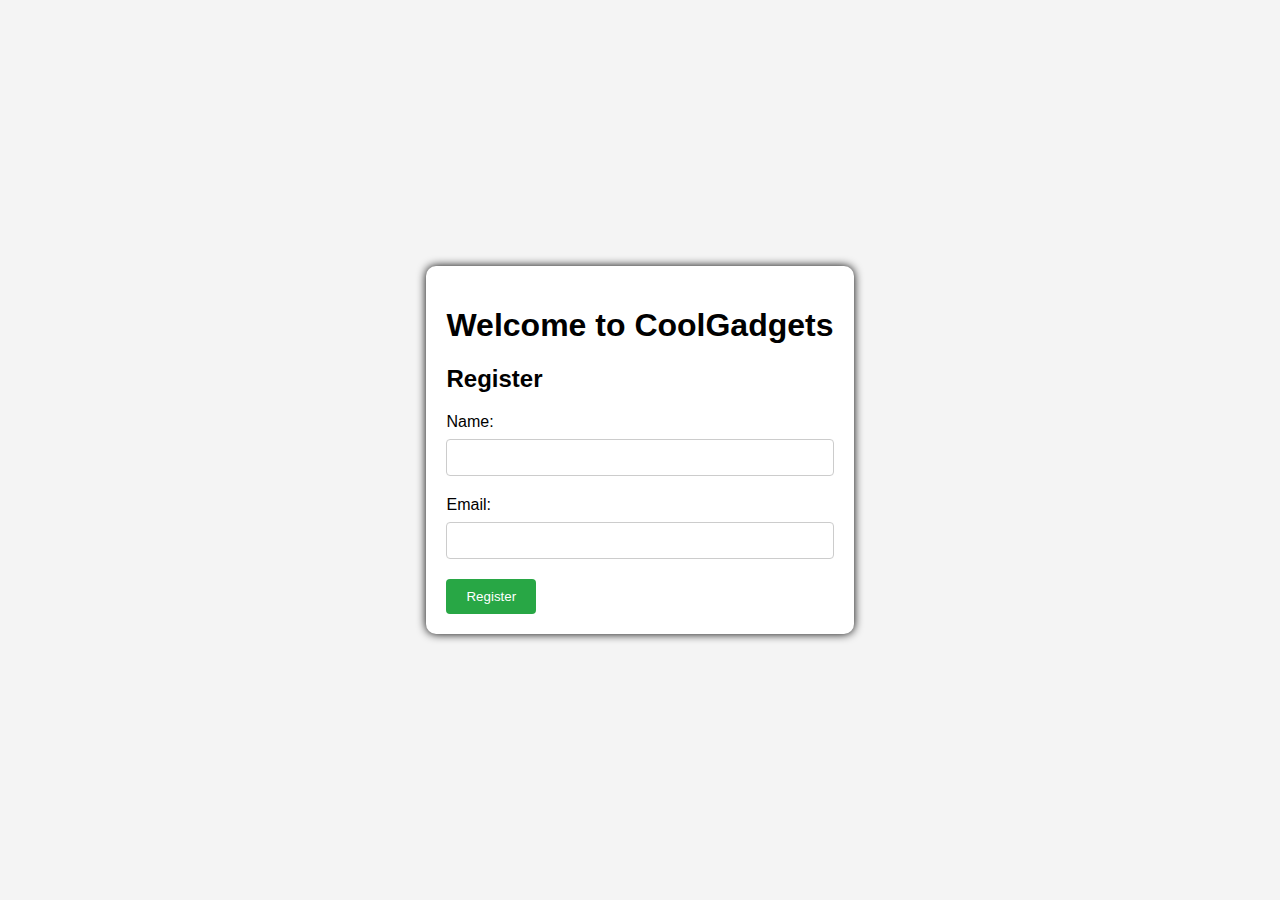
<file: unnecessary file for test/Test_cookie.html>
<!DOCTYPE html>
<html lang="en">
<head>
    <meta charset="UTF-8">
    <meta name="viewport" content="width=device-width, initial-scale=1.0">
    <title>Test cookie</title>
    <style>
        *{
            box-sizing: border-box;
        }
        body{
            font-family: Arial, Helvetica, sans-serif;
            background-color: #f4f4f4;
            margin: 0;
            padding: 0;
            display: flex;
            justify-content: center;
            align-items: center;
            height: 100vh;
            
        }
        #content{
            background-color: white;
            padding: 20px;
            border-radius: 10px;
            box-shadow: 0 0 10px  black;
        }
        label{
            margin-bottom: 8px;
            display: block;
            
        }


        input[type=text],input[type=email]{
            width: 100%;
            padding: 10px;
            margin-bottom: 20px;
            border: 1px solid #ccc;
            border-radius: 4px;
        }
        button{
            background-color: #28a745;
            color:white;

            border: none;
            padding: 10px 20px;
            border-radius: 4px;
            cursor: pointer;
        }
    </style>
</head>
<body>
    <div id="content">
        <h1>Welcome to CoolGadgets</h1>
        <div id="registration-form">
            <h2>Register</h2>
            <form action="" id="registerForm">
                <label for="name">Name: </label>
                <input type="text" id="name" name="name" required>


                <label for="email">Email: </label>
                <input type="email" name="email" id="email" required>


                <button type="submit">Register</button>
            </form>
        </div>
        <div id="welcome-message" style="display: none;">
            <h2>Welome back, <span id="userName"></span>!</h2>
            <p>You are already registered. Enjoy browsing CoolGadgets!</p>
        </div>
    </div>


    <script>

        function setCookie(name,value,days){
            document.cookie=name+"="+value+";"+"max-age="+(days*86400)+";path=/";

        }





        function getCookie(name){
            name=name+"=";

            const decodeCookie=decodeURIComponent(document.cookie);

            const ca=decodeCookie.split(";");
            for(let i=0;i<ca.length;i++){
                let c=ca[i];
                while(c.charAt(0)==" "){
                    c=c.substring(1);
                }
                if(c.indexOf(name)==0){
                    let substr=c.substring(name.length,c.length);
                    return substr;
                }
            }

            return "";

        }


        function checkRegistration(){
            const userName=getCookie("userName");
            //console.log(userName);

            if(userName){
                document.getElementById("registration-form").style.display='none';
                document.getElementById("welcome-message").style.display='block';
                document.getElementById("userName").textContent=userName;




            }
        }




        document.getElementById("registerForm").addEventListener("submit",function(event){

            event.preventDefault();

            const name=document.getElementById("name").value;

            const email=document.getElementById("email").
            value;

            //console.log(name+" "+email);

            setCookie("userName",name,30);
            setCookie("userEmail",email,30);

            document.getElementById("registration-form").style.display='none';
            document.getElementById("welcome-message").style.display='block';
            document.getElementById("userName").textContent=userName;



        });

        checkRegistration();
    </script>
    
</body>
</html>
</file>
<file: style.css>
@import url('https://fonts.googleapis.com/css2?family=Playfair+Display:ital,wght@0,400..900;1,400..900&display=swap');



body{
    margin:0;
    
    
}
*{
    box-sizing: border-box;
}
li{
    padding-top: 5px;

}
p,li,code,strong,span,a{
    line-height: 1.5;
}
h1{
    text-align: center; /* Center-align headings */
    
}

.col-75 p {
    text-align: left; /* Left-align body text */
    font-size: 1.1rem;
}
code{
    font-size: 15px;
}
.nav{
    display: flex;
    align-items: center;
    justify-content: space-between;
    background-color:#333;
    
    box-shadow: 0 10px 15px rgba(0, 0, 0, 0.214);

    
    
    top: 0px;
    position:fixed;
    width: 100%;
    color: white;
    transition:0.0s;
    transition-timing-function:ease-in-out;
    z-index: 10;
}

.navmenu{

    display: flex;
    gap: 20px;
    padding-right: 5%;

}
.navmenu a{
    font-size: 1.1rem;
    text-decoration: none;
    font-weight: bold;
    color: white;
    transition:color 0.3s, transform 0.8s;/*this property used for smooth animation between two state. quickly or slowely changes properties like color, background-color, width, height, opacity.*/

    display: inline-block; /*if i don't use it, then tranform poperty will not working because of anchor tag default display property(inline)*/
    
}
.navmenu a:hover,.navmenu a.active{
    color:#f39c12 ;
    transform: scale(1.2);
}
.nav .logo{
    width: 50px;
    height: 50px;
    margin-left: 30px;
    position: relative;
    
}
.nav .logo .mylogo{
    
    height: 100%;
    width: 100%;
    
}

.nav img{
    width: 100%;
    height: 100%;
    display: block;
    border-radius: 50px;
    border: 3px solid #3498db;

    
}

#navsearch{
    width: 200px;
    padding: 8px 14px;
    border-radius:10px;
    font-size: 18px;
    border: none;
}
.nav .hamberger {
    background-color: #0078D7; 
    border: none;
    font-size: 20px;
    padding: 10px 15px;
    color: white;
    border-radius: 8px; 
    cursor: pointer;
    display: none;
    box-shadow: 0 4px 6px rgba(0, 0, 0, 0.1); 
    transition: background-color 0.3s ease, transform 0.2s ease;
}

.nav .hamberger:hover {
    background-color: #0053a6; 
    transform: scale(1.05); /
}



/*To design a row div element */
.row{
    float: left;
    position: relative;
    overflow: hidden;
   
    
    
}
.col-25 h2{
    font-size: 23px;
}
.col-25{
    background-color:#333333;
    color: white;
    height: 100vh;
    overflow-y: auto;
    position: fixed;
    width: max(20% , 185px);
    font-size: 18px;
    white-space:nowrap;
    padding-bottom: 100px;
    
}
.col-25 a{
    text-decoration: none;
    color: white;
    display: block;
    padding:5px 8px;
    text-align: left;
    border-bottom: 1px solid black;
}

.col-25 a:hover{
    background-color: dodgerblue;
}
.col-25 a.active{
    background-color: #04AA6A;
}
.col-75{
    padding-top: 15px;
    padding-bottom: 150px;
    margin-left: max(20% , 185px);
    width: 70%;
    padding-left: 8px;
    position:fixed;
    height: 100vh;
    overflow: auto;
    word-wrap: break-word;
    background-color: #ddc;
}

.col-75::-webkit-scrollbar{
    display: none;
}


.col-75 .projectname{
    font-size: 15px;
    text-align: center;
    width: 100%;
   
}

.col-75 .beginnerpurpose{
    background-color: inherit;
    padding: 8px;
    padding-left: 5px;
    font-size: 18px;
    width: 100%;
    
}
.col-75 .beginnerpurpose .condition{
    background-color: rgb(255, 255, 255);
    padding: 4px;
}
.col-75 .showcontent{
    background-color:bisque;
    margin: 0;
    padding:14px;
    font-size: 18px;
    position: relative;
}


.col-75 .snipet{
    background-color: #eee;
    position: relative;
    padding:8px;
    color:black;
    font-size: 18px;
}
.col-75 .htmlcontainer,.col-75 .jscontainer,.csscontainer{
    background-color:rgba(255, 255, 255, 0.562);
    padding: 8px;
    color: black;
}



.col-75 .beginnersection section{
    padding:10px;
    
    background-color: bisque;
    white-space:normal;
    
    
}


.col-75 ul:has(pre> code),.col-75 pre:has(code){
    padding-left: 10px;
    background-color: #333;
    border-radius: 5px;
    color: #00FFFF;
    margin-top: 5px;
}





pre{
    white-space:pre-wrap;
    word-wrap: break-word;
    max-width: 100%;
}








@media screen and (max-width:600px) {
    .nav .hamberger{
        display:inline-block;
    }
    .navmenu{
        display:none;
    }
    .nav .hamberger{
        font-size: 11px;
        padding: 6px 12px;
    }
    
    .navmenu a{
        padding: 5px;
    }
    #navsearch{
        width: 160px;
    }
    .nav .hamberger{
        font-size: 18px;
        border-radius: 30px;
    }
    .nav .logo{
        width: 50px;
        height: 50px;
    

    }
    .col-25{
        display: none;
        position: fixed;
        word-wrap: nowrap;
        width:min(50%, 200px);
        z-index: 10;
        
    }
    .col-25 h2{
        font-size: 25px;
    }
    .col-75{
        margin-left: 0%;
        width: 100%;
    }
    
    
}
@media screen and (max-width:400px) {
    
    .navmenu{
        padding: 5px;
    }
    .navmenu a{
        font-size:1rem;
    }
    .nav .logo{
        
        width: 40px;
        height: 40px;
    }
    
}

@media screen and (max-width:350px) {

    *{
        font-size: 16px;
    }
    code{
        font-size: 13px;
    }
    h1{
        font-size: 25px;
    }
    h2,h3{
        font-size: 20px;
    }





    .nav .logo{
        width: 40px;
        height: 40px;
    }
   
    .col-25{

        display: none;
        position: fixed;
        word-wrap: nowrap;
        width: 50%;
        z-index: 10;
        
    }
    .col-25 h2{
        font-size: 20px;
    }
    .col-25 h3{
        font-size: 18px;
    }
    .col-25 a{
        font-size: 17px;
    }
    .col-75{
        margin-left: 0%;
        width: 100%;
    }
    #navsearch{
        width: 70px;
        padding: 6px;
        
    }
    .navmenu{
        padding: 5px;
    }
    .navmenu a{
        font-size: 14px;
        display: block;
        padding: 0px;   
    }
    .nav .hamberger{
        font-size: 16px;
        padding: 8px;
    }
   
 

}
</file>
